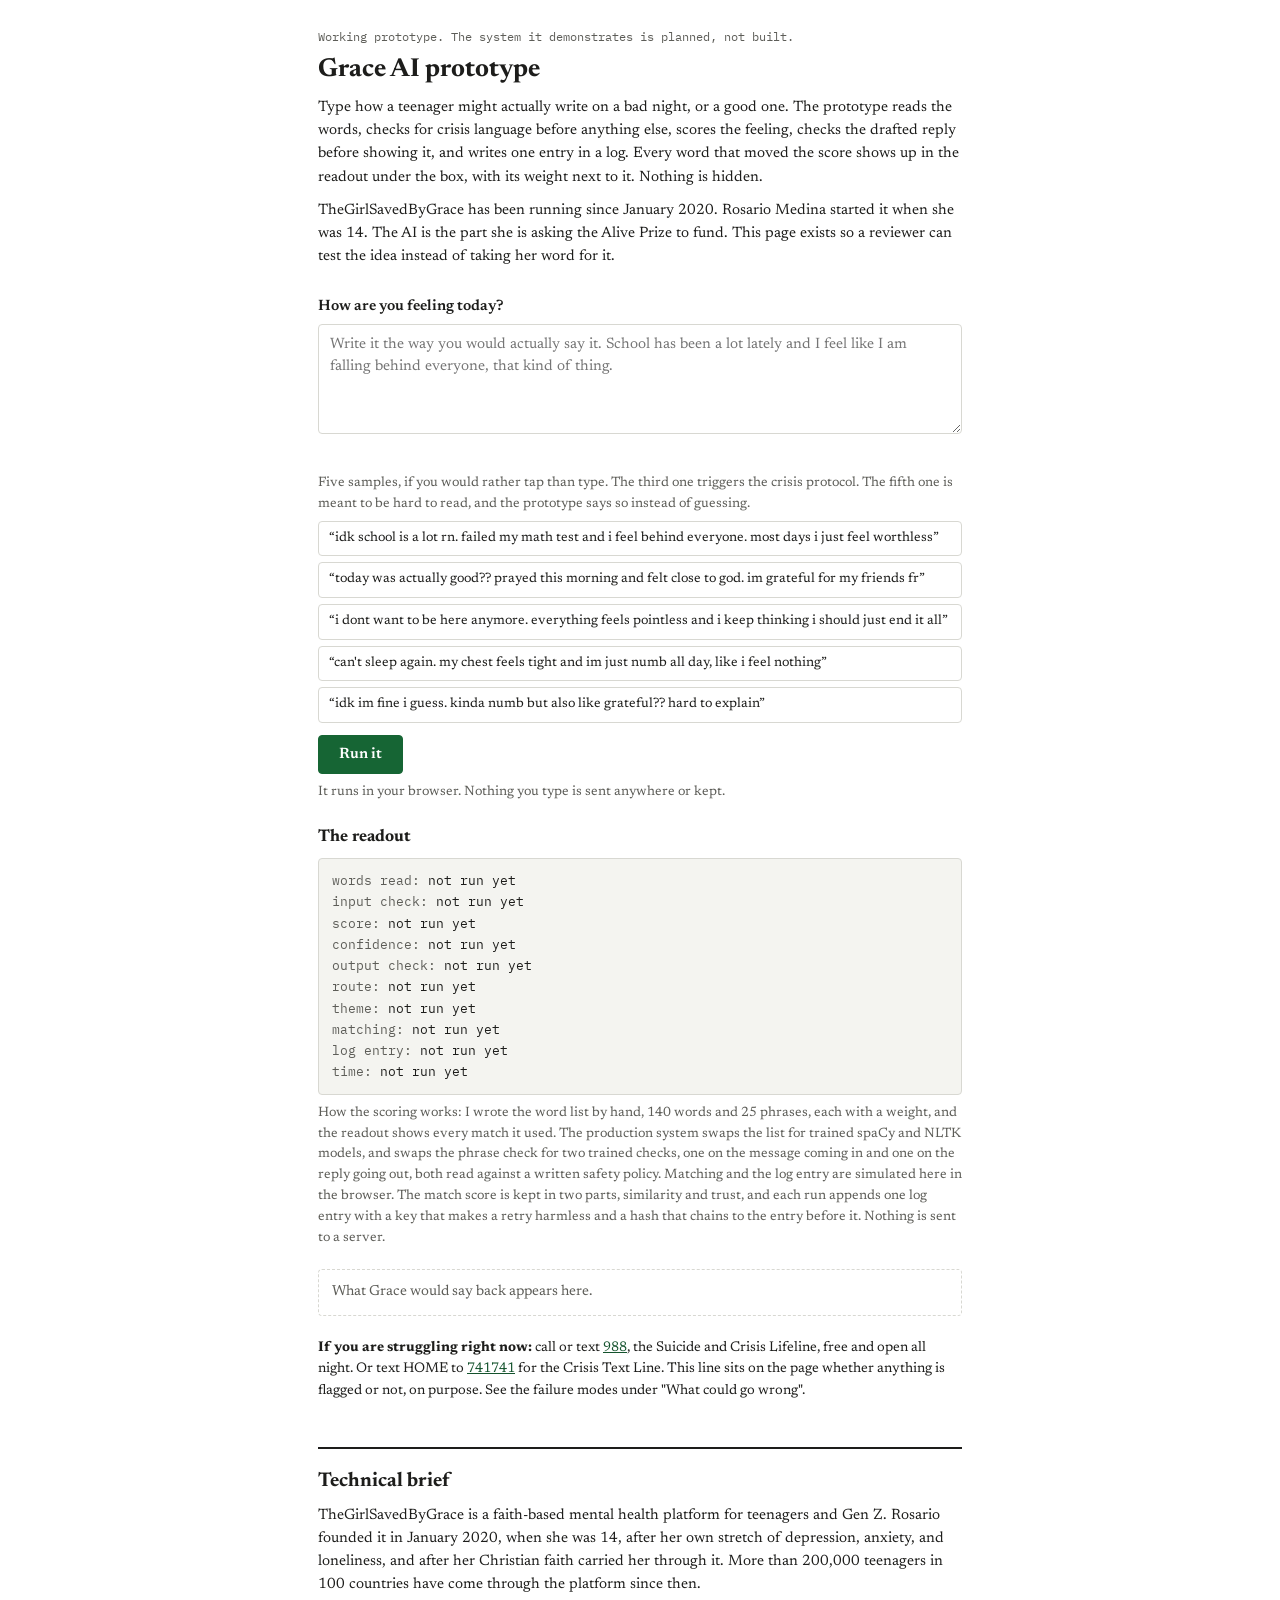
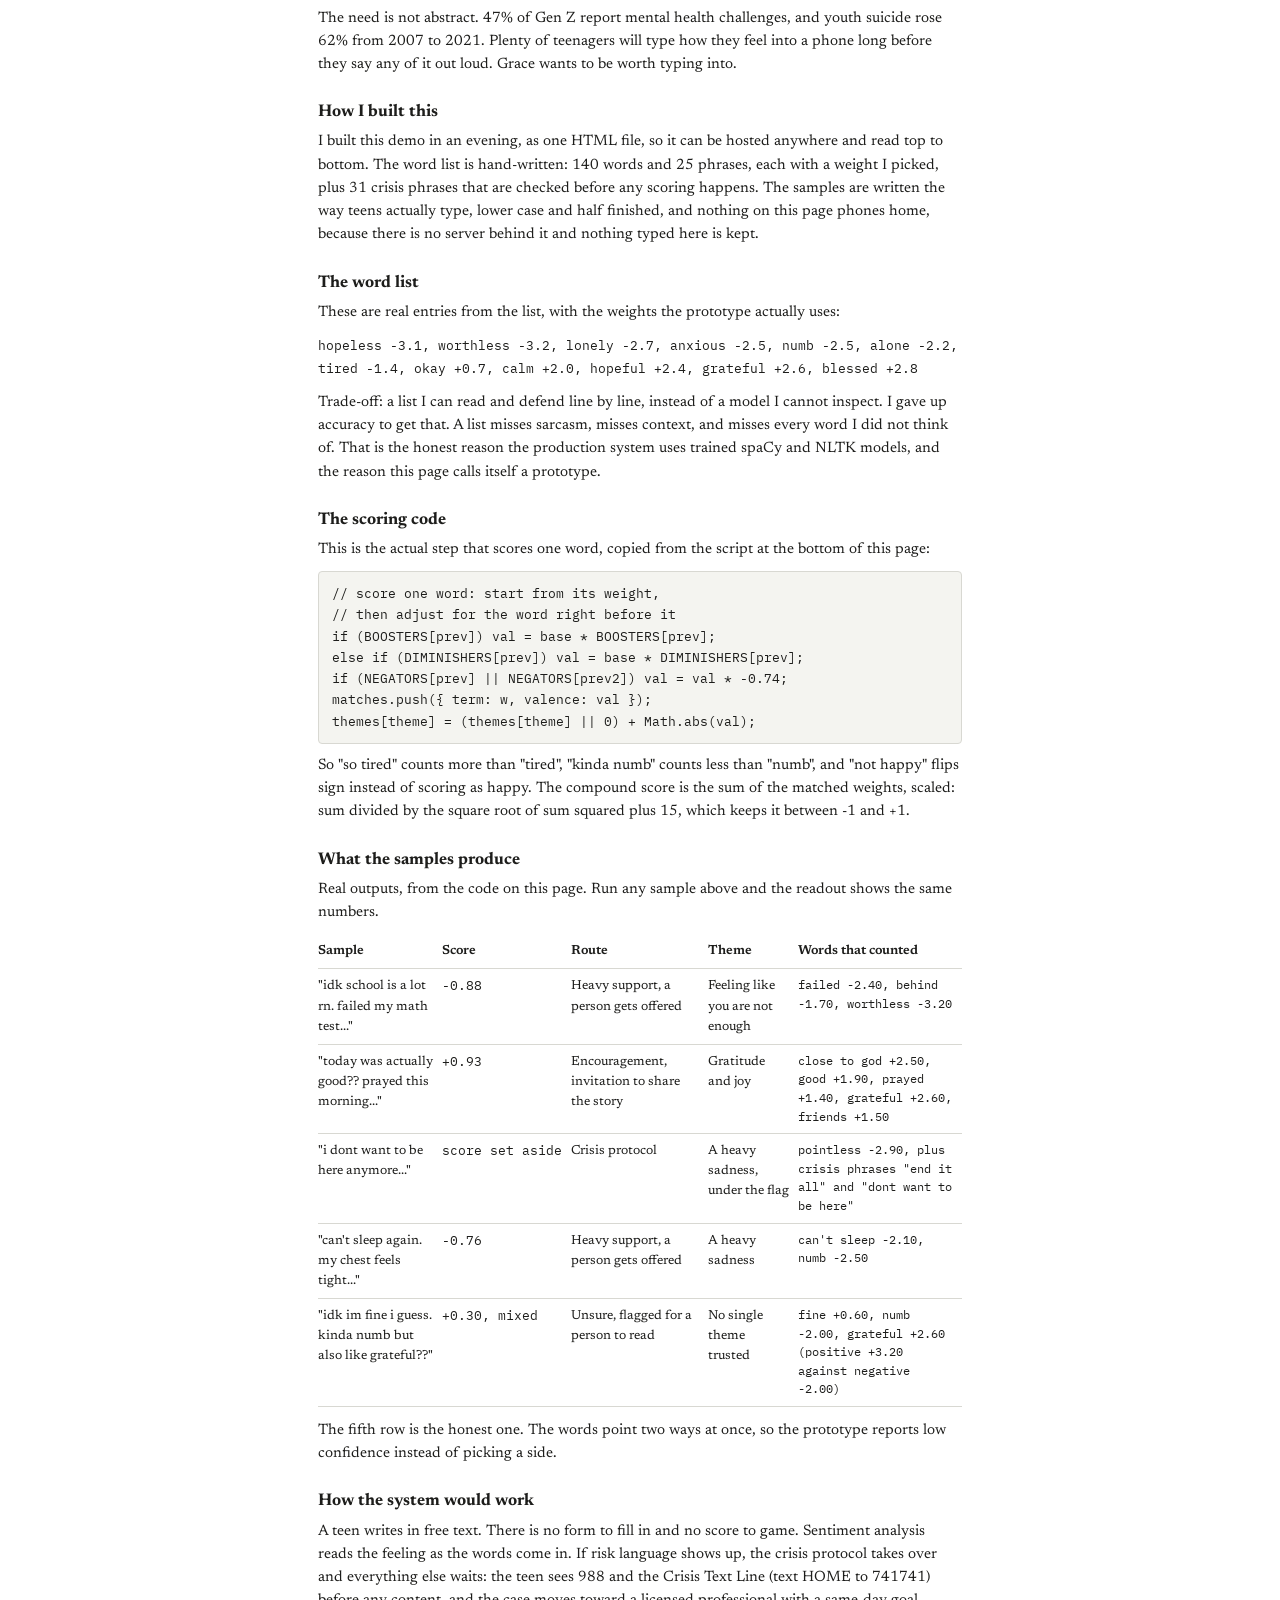
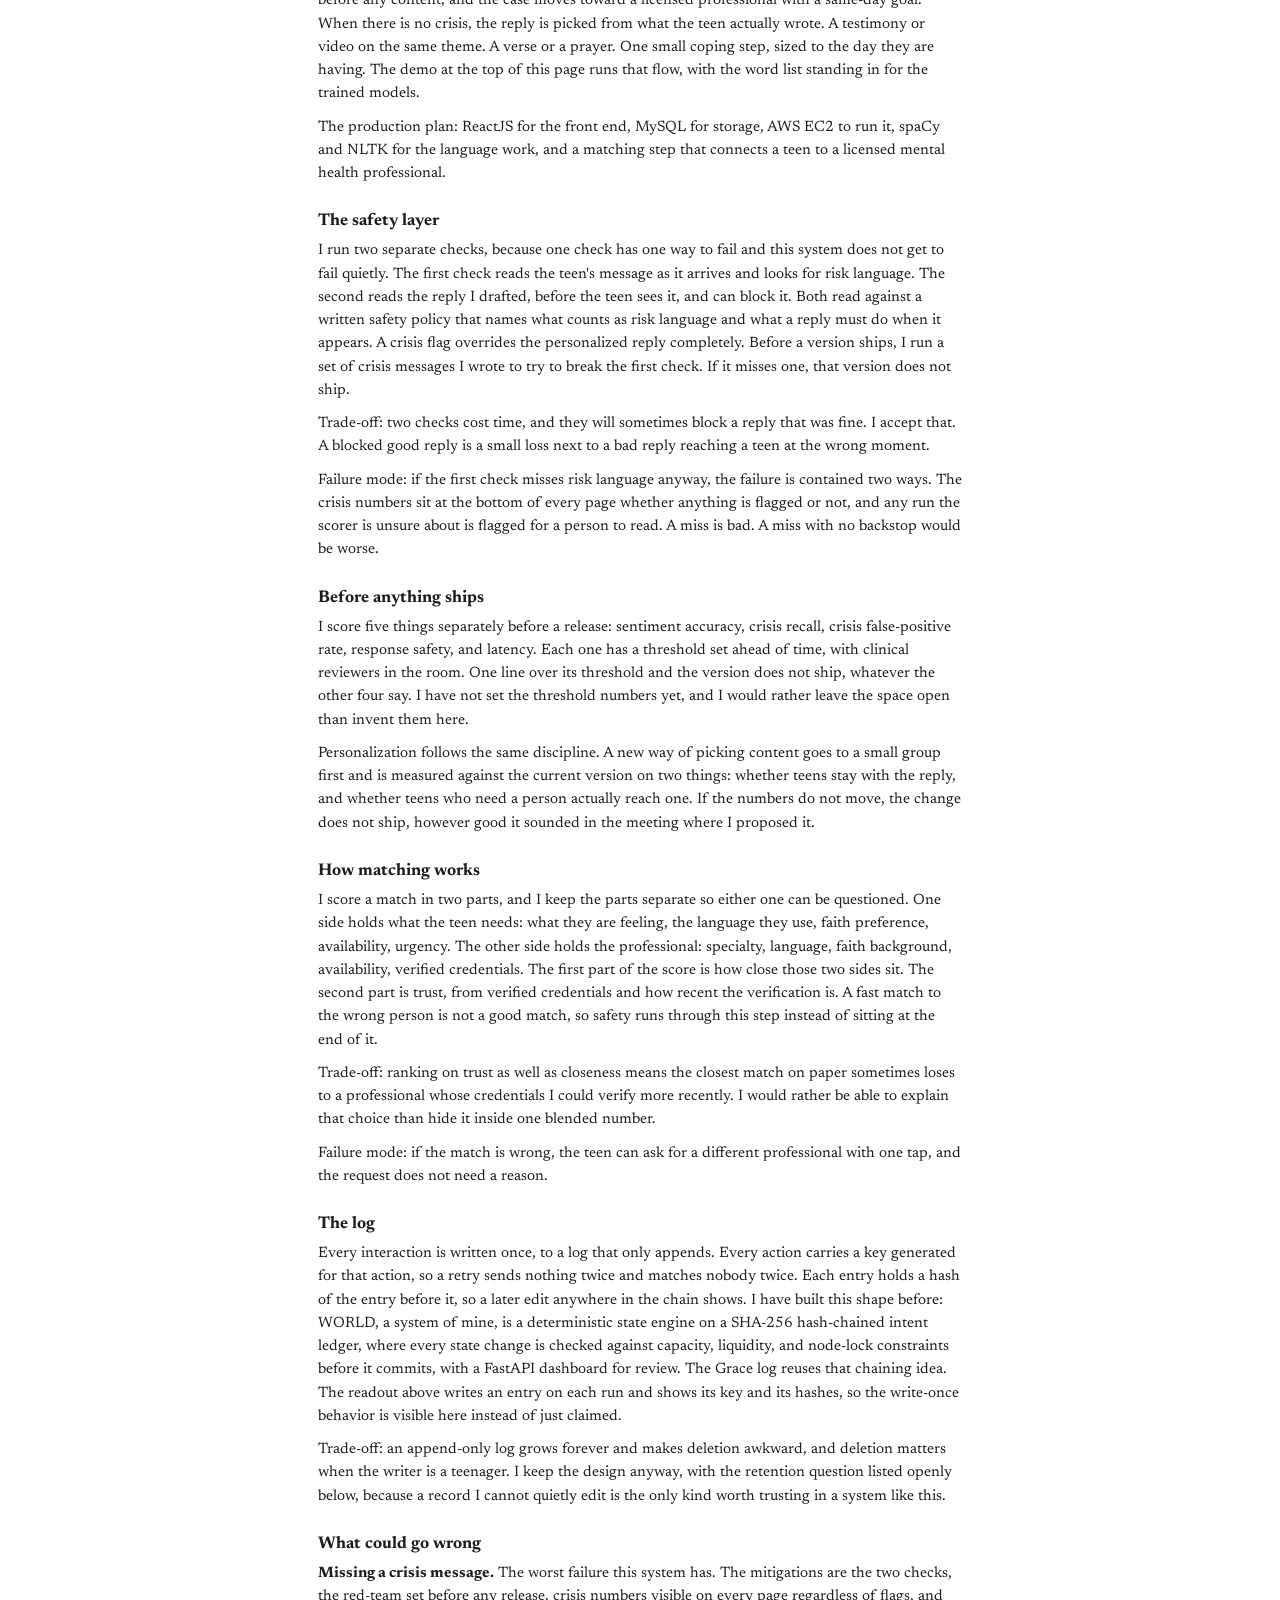
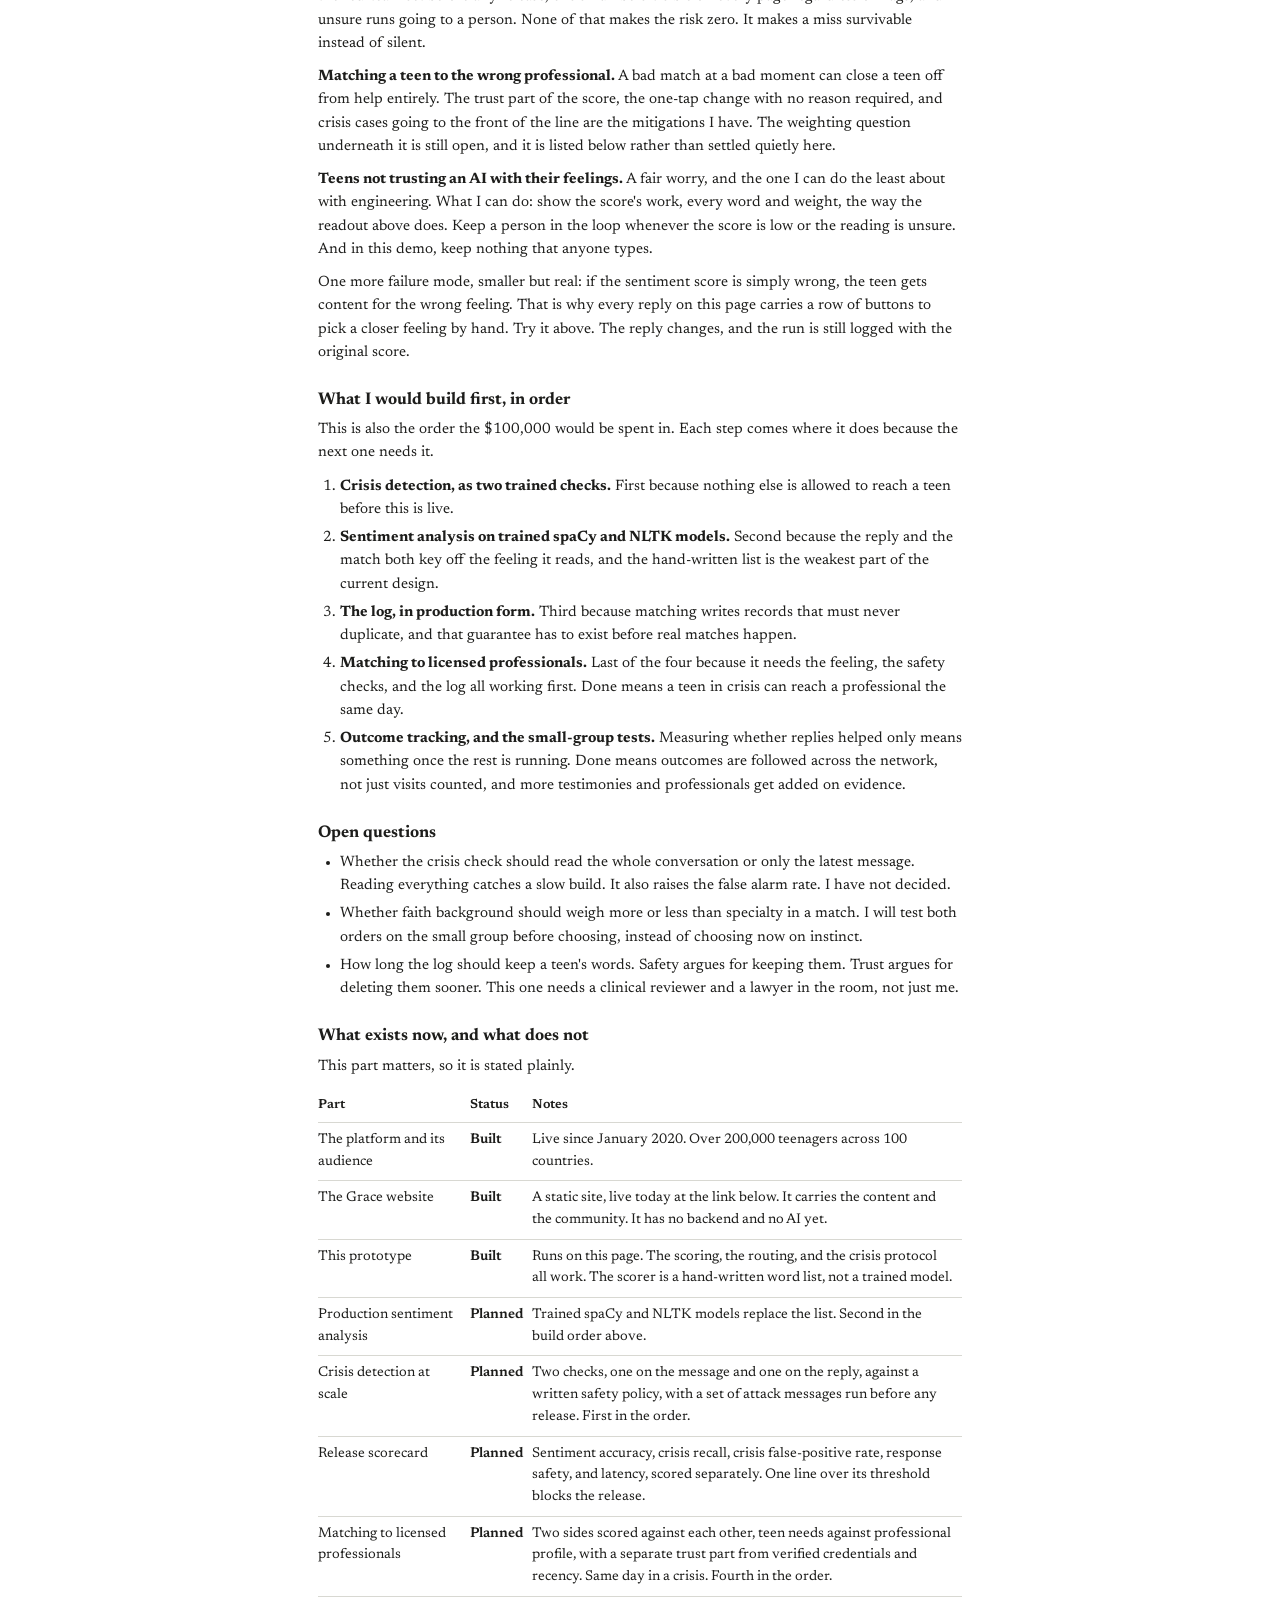
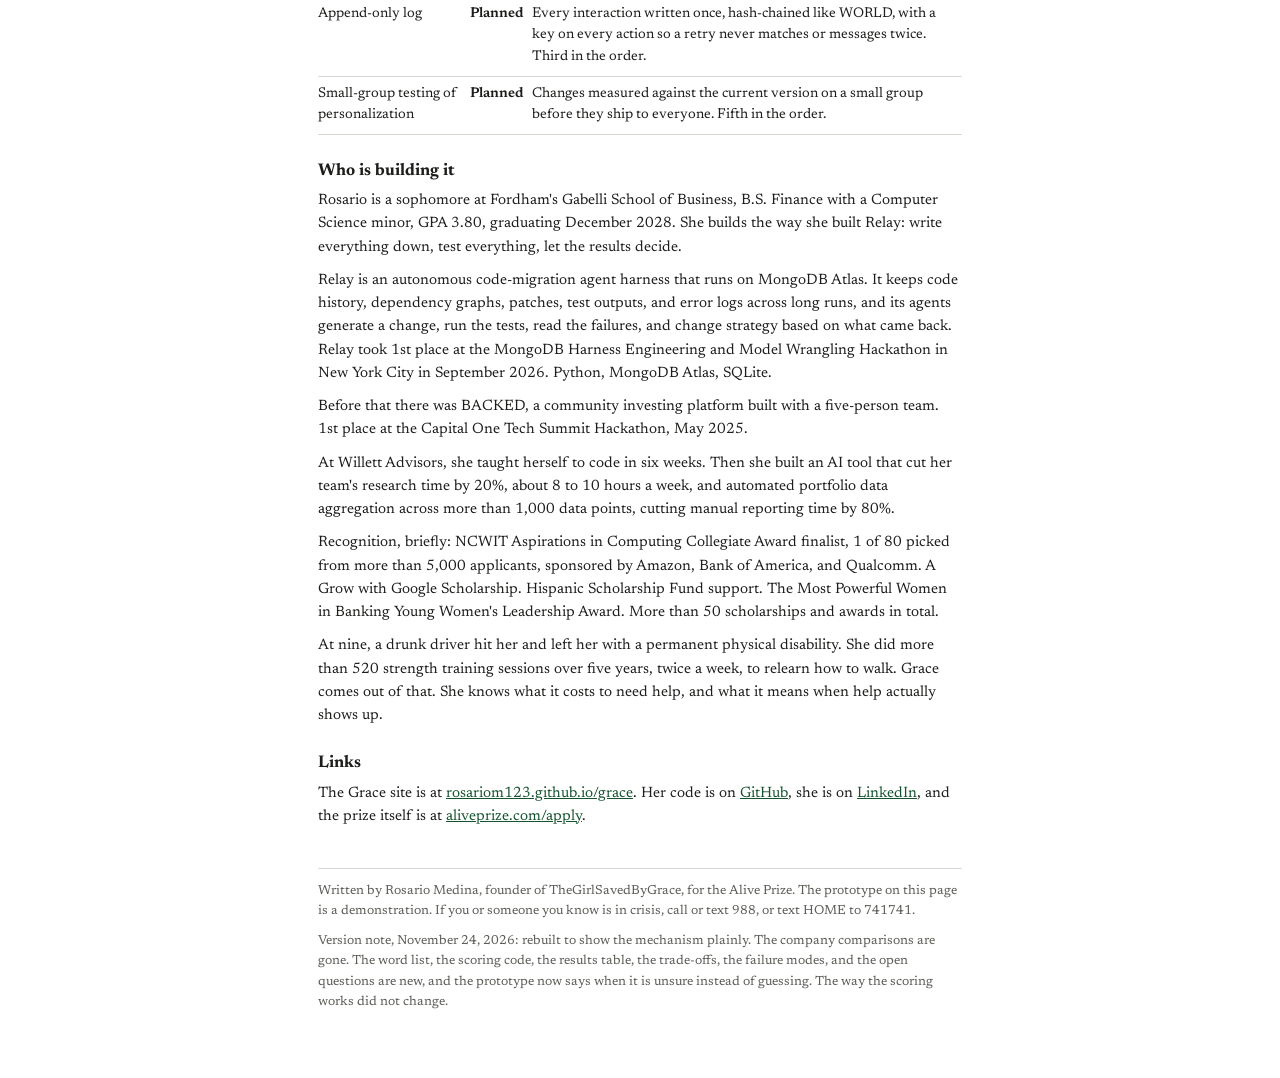
<file: grace-ai-demo.html>
<!doctype html>
<html lang="en">
  <head>
    <meta charset="utf-8" />
    <meta name="viewport" content="width=device-width, initial-scale=1, viewport-fit=cover" />
    <meta name="color-scheme" content="light dark" />
    <link rel="icon" href="data:," />
    <title>Grace AI Demo</title>
    <link rel="preconnect" href="https://fonts.googleapis.com" />
    <link rel="preconnect" href="https://fonts.gstatic.com" crossorigin />
    <link href="https://fonts.googleapis.com/css2?family=Newsreader:ital,opsz,wght@0,6..72,400;0,6..72,500;0,6..72,600;0,6..72,700;1,6..72,400;1,6..72,500&family=IBM+Plex+Mono:wght@400;500&display=swap" rel="stylesheet" />
    <style>
      :root {
        --bg: #ffffff;
        --ink: #1d1d1b;
        --muted: #5d5d58;
        --line: #d8d8d2;
        --accent: #166534;
        --accent-ink: #14532d;
        --accent-soft: #edf4ee;
        --log-bg: #f4f4f0;
        --crisis: #a4261f;
        --crisis-bg: #fdf1ef;
        --crisis-line: #c0564e;
      }
      @media (prefers-color-scheme: dark) {
        :root {
          --bg: #171716;
          --ink: #ececea;
          --muted: #a6a69f;
          --line: #3a3a36;
          --accent: #4c9a68;
          --accent-ink: #8fcea6;
          --accent-soft: #1e2b21;
          --log-bg: #1f1f1d;
          --crisis: #f09284;
          --crisis-bg: #331d1a;
          --crisis-line: #8a4a42;
        }
      }
      * { box-sizing: border-box; }
      body {
        margin: 0;
        background: var(--bg);
        color: var(--ink);
        font-family: "Newsreader", Georgia, serif;
        font-size: 15px;
        line-height: 1.55;
        -webkit-font-smoothing: antialiased;
      }
      .wrap { max-width: 680px; margin: 0 auto; padding: 0 18px 56px; }
      h1 { font-size: 26px; font-weight: 700; line-height: 1.2; margin: 8px 0 10px; }
      h2 { font-size: 20px; font-weight: 700; line-height: 1.25; margin: 0 0 10px; }
      h3 { font-size: 17px; font-weight: 700; line-height: 1.3; margin: 26px 0 6px; }
      h4 { font-size: 15px; font-weight: 700; margin: 16px 0 3px; }
      p { margin: 0 0 10px; }
      a { color: var(--accent-ink); }
      .mono { font-family: "IBM Plex Mono", ui-monospace, monospace; }
      ol, ul { margin: 0 0 10px; padding-left: 22px; }
      li { margin: 5px 0; }

      header { padding-top: 28px; }
      .status-line { font-family: "IBM Plex Mono", monospace; font-size: 12px; color: var(--muted); margin: 0; }

      .tool { margin-top: 26px; }
      label.feel-label { display: block; font-weight: 600; margin-bottom: 6px; }
      textarea {
        width: 100%; min-height: 92px; resize: vertical;
        font: inherit; font-size: 15px; line-height: 1.5;
        color: var(--ink); background: var(--bg);
        border: 1px solid var(--line); border-radius: 4px; padding: 9px 11px;
      }
      textarea:focus { outline: 2px solid var(--accent); outline-offset: 1px; }
      .hint { font-size: 14px; color: var(--crisis); min-height: 20px; margin: 3px 0 0; }
      .samples { margin-top: 8px; }
      .samples p { font-size: 13.5px; color: var(--muted); margin-bottom: 6px; }
      .sample {
        display: block; width: 100%; text-align: left; font: inherit; font-size: 13.5px; line-height: 1.45;
        background: var(--bg); color: var(--ink);
        border: 1px solid var(--line); border-radius: 4px;
        padding: 7px 10px; margin-bottom: 6px; cursor: pointer;
      }
      .sample:hover { border-color: var(--accent); background: var(--accent-soft); }
      .run-btn {
        font: inherit; font-weight: 600; cursor: pointer;
        background: var(--accent); color: #ffffff;
        border: 1px solid var(--accent); border-radius: 4px;
        padding: 7px 20px; margin-top: 6px; font-size: 15px;
      }
      @media (prefers-color-scheme: dark) { .run-btn { color: #10240f; background: #7cc493; border-color: #7cc493; } }
      .run-btn:disabled { opacity: .55; cursor: wait; }
      .how-note { font-size: 13.5px; color: var(--muted); margin-top: 8px; }

      .readout { margin-top: 24px; }
      .readout h2 { font-size: 17px; }
      .log {
        background: var(--log-bg); border: 1px solid var(--line); border-radius: 4px;
        padding: 11px 13px; font-family: "IBM Plex Mono", monospace; font-size: 12.5px; line-height: 1.7;
        overflow-wrap: anywhere;
      }
      .log .flag { color: var(--crisis); font-weight: 600; }
      .log .dim { color: var(--muted); }
      .log .mhead { margin-top: 8px; }
      pre.code {
        background: var(--log-bg); border: 1px solid var(--line); border-radius: 4px;
        padding: 11px 13px; font-family: "IBM Plex Mono", monospace; font-size: 12.5px; line-height: 1.7;
        overflow-x: auto; margin: 0 0 10px;
      }
      .wordlist { font-family: "IBM Plex Mono", monospace; font-size: 13px; line-height: 1.8; }

      .response-zone { margin-top: 20px; }
      .empty-note { color: var(--muted); font-size: 14.5px; border: 1px dashed var(--line); border-radius: 4px; padding: 11px 13px; }
      .resp { border: 1px solid var(--line); border-radius: 4px; padding: 14px 16px; }
      .rblock { margin-top: 13px; }
      .rlabel { font-weight: 600; font-size: 14px; margin-bottom: 3px; }
      .verse-text { font-style: italic; font-size: 16px; }
      .verse-ref { font-size: 13px; color: var(--muted); }
      .planned-note { font-size: 13px; color: var(--muted); margin-top: 5px; }
      .override-row { display: flex; flex-wrap: wrap; gap: 6px; margin-top: 6px; }
      .obtn {
        font: inherit; font-size: 13.5px; cursor: pointer;
        background: var(--bg); color: var(--ink);
        border: 1px solid var(--line); border-radius: 4px; padding: 4px 10px;
      }
      .obtn:hover { border-color: var(--accent); background: var(--accent-soft); }

      .crisis-panel { border: 2px solid var(--crisis-line); background: var(--crisis-bg); border-radius: 4px; padding: 14px 16px; }
      .crisis-panel h3 { margin: 0 0 6px; font-size: 19px; color: var(--crisis); }
      .crisis-actions { margin: 12px 0; display: grid; gap: 7px; }
      .cbtn {
        display: block; text-align: center; text-decoration: none; font-weight: 600;
        border-radius: 4px; padding: 11px 14px; font-size: 15px;
      }
      .cbtn-solid { background: var(--crisis); color: #ffffff; }
      @media (prefers-color-scheme: dark) { .cbtn-solid { background: #d97a6d; color: #2a0f0c; } }
      .cbtn-line { border: 1px solid var(--crisis-line); color: var(--crisis); background: transparent; }
      .crisis-panel ul { margin: 5px 0 0; padding-left: 19px; }
      .crisis-panel li { margin: 3px 0; }

      .help-line { margin-top: 22px; font-size: 14px; }

      .brief { margin-top: 44px; border-top: 2px solid var(--ink); padding-top: 20px; }
      table.status, table.results { width: 100%; border-collapse: collapse; margin: 8px 0 12px; font-size: 14px; }
      table.status th, table.status td, table.results th, table.results td { text-align: left; padding: 7px 9px 7px 0; border-bottom: 1px solid var(--line); vertical-align: top; }
      table.status th, table.results th { font-weight: 600; font-size: 13px; }
      table.status td.st { font-weight: 600; white-space: nowrap; }
      table.results { font-size: 13px; }
      table.results td.num { font-family: "IBM Plex Mono", monospace; font-size: 12.5px; white-space: nowrap; }
      table.results td.words { font-family: "IBM Plex Mono", monospace; font-size: 12px; }
      footer { margin-top: 40px; border-top: 1px solid var(--line); padding-top: 12px; font-size: 13px; color: var(--muted); }
    </style>
  </head>
  <body>
    <div class="wrap">

      <header>
        <p class="status-line">Working prototype. The system it demonstrates is planned, not built.</p>
        <h1>Grace AI prototype</h1>
        <p>Type how a teenager might actually write on a bad night, or a good one. The prototype reads the words, checks for crisis language before anything else, scores the feeling, checks the drafted reply before showing it, and writes one entry in a log. Every word that moved the score shows up in the readout under the box, with its weight next to it. Nothing is hidden.</p>
        <p>TheGirlSavedByGrace has been running since January 2020. Rosario Medina started it when she was 14. The AI is the part she is asking the Alive Prize to fund. This page exists so a reviewer can test the idea instead of taking her word for it.</p>
      </header>

      <div class="tool" id="demo">
        <label class="feel-label" for="feel-input">How are you feeling today?</label>
        <textarea id="feel-input" rows="4" placeholder="Write it the way you would actually say it. School has been a lot lately and I feel like I am falling behind everyone, that kind of thing."></textarea>
        <p class="hint" id="input-hint" role="alert"></p>
        <div class="samples" id="sample-list">
          <p>Five samples, if you would rather tap than type. The third one triggers the crisis protocol. The fifth one is meant to be hard to read, and the prototype says so instead of guessing.</p>
        </div>
        <button class="run-btn" id="analyze-btn" type="button">Run it</button>
        <p class="how-note">It runs in your browser. Nothing you type is sent anywhere or kept.</p>
      </div>

      <div class="readout">
        <h2>The readout</h2>
        <div class="log" id="log" aria-live="polite">
          <div><span class="dim">words read:</span> not run yet</div>
          <div><span class="dim">input check:</span> not run yet</div>
          <div><span class="dim">score:</span> not run yet</div>
          <div><span class="dim">confidence:</span> not run yet</div>
          <div><span class="dim">output check:</span> not run yet</div>
          <div><span class="dim">route:</span> not run yet</div>
          <div><span class="dim">theme:</span> not run yet</div>
          <div><span class="dim">matching:</span> not run yet</div>
          <div><span class="dim">log entry:</span> not run yet</div>
          <div><span class="dim">time:</span> not run yet</div>
        </div>
        <p class="how-note">How the scoring works: I wrote the word list by hand, 140 words and 25 phrases, each with a weight, and the readout shows every match it used. The production system swaps the list for trained spaCy and NLTK models, and swaps the phrase check for two trained checks, one on the message coming in and one on the reply going out, both read against a written safety policy. Matching and the log entry are simulated here in the browser. The match score is kept in two parts, similarity and trust, and each run appends one log entry with a key that makes a retry harmless and a hash that chains to the entry before it. Nothing is sent to a server.</p>
      </div>

      <div class="response-zone" id="response-zone" aria-live="polite">
        <div class="empty-note">What Grace would say back appears here.</div>
      </div>

      <p class="help-line"><strong>If you are struggling right now:</strong> call or text <a href="tel:988">988</a>, the Suicide and Crisis Lifeline, free and open all night. Or text HOME to <a href="sms:741741?body=HOME">741741</a> for the Crisis Text Line. This line sits on the page whether anything is flagged or not, on purpose. See the failure modes under "What could go wrong".</p>

      <div class="brief" id="brief">
        <h2>Technical brief</h2>
        <p>TheGirlSavedByGrace is a faith-based mental health platform for teenagers and Gen Z. Rosario founded it in January 2020, when she was 14, after her own stretch of depression, anxiety, and loneliness, and after her Christian faith carried her through it. More than 200,000 teenagers in 100 countries have come through the platform since then.</p>
        <p>The need is not abstract. 47% of Gen Z report mental health challenges, and youth suicide rose 62% from 2007 to 2021. Plenty of teenagers will type how they feel into a phone long before they say any of it out loud. Grace wants to be worth typing into.</p>

        <h3>How I built this</h3>
        <p>I built this demo in an evening, as one HTML file, so it can be hosted anywhere and read top to bottom. The word list is hand-written: 140 words and 25 phrases, each with a weight I picked, plus 31 crisis phrases that are checked before any scoring happens. The samples are written the way teens actually type, lower case and half finished, and nothing on this page phones home, because there is no server behind it and nothing typed here is kept.</p>

        <h3>The word list</h3>
        <p>These are real entries from the list, with the weights the prototype actually uses:</p>
        <p class="wordlist">hopeless -3.1, worthless -3.2, lonely -2.7, anxious -2.5, numb -2.5, alone -2.2, tired -1.4, okay +0.7, calm +2.0, hopeful +2.4, grateful +2.6, blessed +2.8</p>
        <p>Trade-off: a list I can read and defend line by line, instead of a model I cannot inspect. I gave up accuracy to get that. A list misses sarcasm, misses context, and misses every word I did not think of. That is the honest reason the production system uses trained spaCy and NLTK models, and the reason this page calls itself a prototype.</p>

        <h3>The scoring code</h3>
        <p>This is the actual step that scores one word, copied from the script at the bottom of this page:</p>
        <pre class="code">// score one word: start from its weight,
// then adjust for the word right before it
if (BOOSTERS[prev]) val = base * BOOSTERS[prev];
else if (DIMINISHERS[prev]) val = base * DIMINISHERS[prev];
if (NEGATORS[prev] || NEGATORS[prev2]) val = val * -0.74;
matches.push({ term: w, valence: val });
themes[theme] = (themes[theme] || 0) + Math.abs(val);</pre>
        <p>So "so tired" counts more than "tired", "kinda numb" counts less than "numb", and "not happy" flips sign instead of scoring as happy. The compound score is the sum of the matched weights, scaled: sum divided by the square root of sum squared plus 15, which keeps it between -1 and +1.</p>

        <h3>What the samples produce</h3>
        <p>Real outputs, from the code on this page. Run any sample above and the readout shows the same numbers.</p>
        <table class="results">
          <thead><tr><th scope="col">Sample</th><th scope="col">Score</th><th scope="col">Route</th><th scope="col">Theme</th><th scope="col">Words that counted</th></tr></thead>
          <tbody>
            <tr>
              <td>"idk school is a lot rn. failed my math test..."</td>
              <td class="num">-0.88</td>
              <td>Heavy support, a person gets offered</td>
              <td>Feeling like you are not enough</td>
              <td class="words">failed -2.40, behind -1.70, worthless -3.20</td>
            </tr>
            <tr>
              <td>"today was actually good?? prayed this morning..."</td>
              <td class="num">+0.93</td>
              <td>Encouragement, invitation to share the story</td>
              <td>Gratitude and joy</td>
              <td class="words">close to god +2.50, good +1.90, prayed +1.40, grateful +2.60, friends +1.50</td>
            </tr>
            <tr>
              <td>"i dont want to be here anymore..."</td>
              <td class="num">score set aside</td>
              <td>Crisis protocol</td>
              <td>A heavy sadness, under the flag</td>
              <td class="words">pointless -2.90, plus crisis phrases "end it all" and "dont want to be here"</td>
            </tr>
            <tr>
              <td>"can't sleep again. my chest feels tight..."</td>
              <td class="num">-0.76</td>
              <td>Heavy support, a person gets offered</td>
              <td>A heavy sadness</td>
              <td class="words">can't sleep -2.10, numb -2.50</td>
            </tr>
            <tr>
              <td>"idk im fine i guess. kinda numb but also like grateful??"</td>
              <td class="num">+0.30, mixed</td>
              <td>Unsure, flagged for a person to read</td>
              <td>No single theme trusted</td>
              <td class="words">fine +0.60, numb -2.00, grateful +2.60 (positive +3.20 against negative -2.00)</td>
            </tr>
          </tbody>
        </table>
        <p>The fifth row is the honest one. The words point two ways at once, so the prototype reports low confidence instead of picking a side.</p>

        <h3>How the system would work</h3>
        <p>A teen writes in free text. There is no form to fill in and no score to game. Sentiment analysis reads the feeling as the words come in. If risk language shows up, the crisis protocol takes over and everything else waits: the teen sees 988 and the Crisis Text Line (text HOME to 741741) before any content, and the case moves toward a licensed professional with a same-day goal. When there is no crisis, the reply is picked from what the teen actually wrote. A testimony or video on the same theme. A verse or a prayer. One small coping step, sized to the day they are having. The demo at the top of this page runs that flow, with the word list standing in for the trained models.</p>
        <p>The production plan: ReactJS for the front end, MySQL for storage, AWS EC2 to run it, spaCy and NLTK for the language work, and a matching step that connects a teen to a licensed mental health professional.</p>

        <h3>The safety layer</h3>
        <p>I run two separate checks, because one check has one way to fail and this system does not get to fail quietly. The first check reads the teen's message as it arrives and looks for risk language. The second reads the reply I drafted, before the teen sees it, and can block it. Both read against a written safety policy that names what counts as risk language and what a reply must do when it appears. A crisis flag overrides the personalized reply completely. Before a version ships, I run a set of crisis messages I wrote to try to break the first check. If it misses one, that version does not ship.</p>
        <p>Trade-off: two checks cost time, and they will sometimes block a reply that was fine. I accept that. A blocked good reply is a small loss next to a bad reply reaching a teen at the wrong moment.</p>
        <p>Failure mode: if the first check misses risk language anyway, the failure is contained two ways. The crisis numbers sit at the bottom of every page whether anything is flagged or not, and any run the scorer is unsure about is flagged for a person to read. A miss is bad. A miss with no backstop would be worse.</p>

        <h3>Before anything ships</h3>
        <p>I score five things separately before a release: sentiment accuracy, crisis recall, crisis false-positive rate, response safety, and latency. Each one has a threshold set ahead of time, with clinical reviewers in the room. One line over its threshold and the version does not ship, whatever the other four say. I have not set the threshold numbers yet, and I would rather leave the space open than invent them here.</p>
        <p>Personalization follows the same discipline. A new way of picking content goes to a small group first and is measured against the current version on two things: whether teens stay with the reply, and whether teens who need a person actually reach one. If the numbers do not move, the change does not ship, however good it sounded in the meeting where I proposed it.</p>

        <h3>How matching works</h3>
        <p>I score a match in two parts, and I keep the parts separate so either one can be questioned. One side holds what the teen needs: what they are feeling, the language they use, faith preference, availability, urgency. The other side holds the professional: specialty, language, faith background, availability, verified credentials. The first part of the score is how close those two sides sit. The second part is trust, from verified credentials and how recent the verification is. A fast match to the wrong person is not a good match, so safety runs through this step instead of sitting at the end of it.</p>
        <p>Trade-off: ranking on trust as well as closeness means the closest match on paper sometimes loses to a professional whose credentials I could verify more recently. I would rather be able to explain that choice than hide it inside one blended number.</p>
        <p>Failure mode: if the match is wrong, the teen can ask for a different professional with one tap, and the request does not need a reason.</p>

        <h3>The log</h3>
        <p>Every interaction is written once, to a log that only appends. Every action carries a key generated for that action, so a retry sends nothing twice and matches nobody twice. Each entry holds a hash of the entry before it, so a later edit anywhere in the chain shows. I have built this shape before: WORLD, a system of mine, is a deterministic state engine on a SHA-256 hash-chained intent ledger, where every state change is checked against capacity, liquidity, and node-lock constraints before it commits, with a FastAPI dashboard for review. The Grace log reuses that chaining idea. The readout above writes an entry on each run and shows its key and its hashes, so the write-once behavior is visible here instead of just claimed.</p>
        <p>Trade-off: an append-only log grows forever and makes deletion awkward, and deletion matters when the writer is a teenager. I keep the design anyway, with the retention question listed openly below, because a record I cannot quietly edit is the only kind worth trusting in a system like this.</p>

        <h3>What could go wrong</h3>
        <p><strong>Missing a crisis message.</strong> The worst failure this system has. The mitigations are the two checks, the red-team set before any release, crisis numbers visible on every page regardless of flags, and unsure runs going to a person. None of that makes the risk zero. It makes a miss survivable instead of silent.</p>
        <p><strong>Matching a teen to the wrong professional.</strong> A bad match at a bad moment can close a teen off from help entirely. The trust part of the score, the one-tap change with no reason required, and crisis cases going to the front of the line are the mitigations I have. The weighting question underneath it is still open, and it is listed below rather than settled quietly here.</p>
        <p><strong>Teens not trusting an AI with their feelings.</strong> A fair worry, and the one I can do the least about with engineering. What I can do: show the score's work, every word and weight, the way the readout above does. Keep a person in the loop whenever the score is low or the reading is unsure. And in this demo, keep nothing that anyone types.</p>
        <p>One more failure mode, smaller but real: if the sentiment score is simply wrong, the teen gets content for the wrong feeling. That is why every reply on this page carries a row of buttons to pick a closer feeling by hand. Try it above. The reply changes, and the run is still logged with the original score.</p>

        <h3>What I would build first, in order</h3>
        <p>This is also the order the $100,000 would be spent in. Each step comes where it does because the next one needs it.</p>
        <ol>
          <li><strong>Crisis detection, as two trained checks.</strong> First because nothing else is allowed to reach a teen before this is live.</li>
          <li><strong>Sentiment analysis on trained spaCy and NLTK models.</strong> Second because the reply and the match both key off the feeling it reads, and the hand-written list is the weakest part of the current design.</li>
          <li><strong>The log, in production form.</strong> Third because matching writes records that must never duplicate, and that guarantee has to exist before real matches happen.</li>
          <li><strong>Matching to licensed professionals.</strong> Last of the four because it needs the feeling, the safety checks, and the log all working first. Done means a teen in crisis can reach a professional the same day.</li>
          <li><strong>Outcome tracking, and the small-group tests.</strong> Measuring whether replies helped only means something once the rest is running. Done means outcomes are followed across the network, not just visits counted, and more testimonies and professionals get added on evidence.</li>
        </ol>

        <h3>Open questions</h3>
        <ul>
          <li>Whether the crisis check should read the whole conversation or only the latest message. Reading everything catches a slow build. It also raises the false alarm rate. I have not decided.</li>
          <li>Whether faith background should weigh more or less than specialty in a match. I will test both orders on the small group before choosing, instead of choosing now on instinct.</li>
          <li>How long the log should keep a teen's words. Safety argues for keeping them. Trust argues for deleting them sooner. This one needs a clinical reviewer and a lawyer in the room, not just me.</li>
        </ul>

        <h3>What exists now, and what does not</h3>
        <p>This part matters, so it is stated plainly.</p>
        <table class="status">
          <thead><tr><th scope="col">Part</th><th scope="col">Status</th><th scope="col">Notes</th></tr></thead>
          <tbody>
            <tr><td>The platform and its audience</td><td class="st">Built</td><td>Live since January 2020. Over 200,000 teenagers across 100 countries.</td></tr>
            <tr><td>The Grace website</td><td class="st">Built</td><td>A static site, live today at the link below. It carries the content and the community. It has no backend and no AI yet.</td></tr>
            <tr><td>This prototype</td><td class="st">Built</td><td>Runs on this page. The scoring, the routing, and the crisis protocol all work. The scorer is a hand-written word list, not a trained model.</td></tr>
            <tr><td>Production sentiment analysis</td><td class="st">Planned</td><td>Trained spaCy and NLTK models replace the list. Second in the build order above.</td></tr>
            <tr><td>Crisis detection at scale</td><td class="st">Planned</td><td>Two checks, one on the message and one on the reply, against a written safety policy, with a set of attack messages run before any release. First in the order.</td></tr>
            <tr><td>Release scorecard</td><td class="st">Planned</td><td>Sentiment accuracy, crisis recall, crisis false-positive rate, response safety, and latency, scored separately. One line over its threshold blocks the release.</td></tr>
            <tr><td>Matching to licensed professionals</td><td class="st">Planned</td><td>Two sides scored against each other, teen needs against professional profile, with a separate trust part from verified credentials and recency. Same day in a crisis. Fourth in the order.</td></tr>
            <tr><td>Append-only log</td><td class="st">Planned</td><td>Every interaction written once, hash-chained like WORLD, with a key on every action so a retry never matches or messages twice. Third in the order.</td></tr>
            <tr><td>Small-group testing of personalization</td><td class="st">Planned</td><td>Changes measured against the current version on a small group before they ship to everyone. Fifth in the order.</td></tr>
          </tbody>
        </table>

        <h3>Who is building it</h3>
        <p>Rosario is a sophomore at Fordham's Gabelli School of Business, B.S. Finance with a Computer Science minor, GPA 3.80, graduating December 2028. She builds the way she built Relay: write everything down, test everything, let the results decide.</p>
        <p>Relay is an autonomous code-migration agent harness that runs on MongoDB Atlas. It keeps code history, dependency graphs, patches, test outputs, and error logs across long runs, and its agents generate a change, run the tests, read the failures, and change strategy based on what came back. Relay took 1st place at the MongoDB Harness Engineering and Model Wrangling Hackathon in New York City in September 2026. Python, MongoDB Atlas, SQLite.</p>
        <p>Before that there was BACKED, a community investing platform built with a five-person team. 1st place at the Capital One Tech Summit Hackathon, May 2025.</p>
        <p>At Willett Advisors, she taught herself to code in six weeks. Then she built an AI tool that cut her team's research time by 20%, about 8 to 10 hours a week, and automated portfolio data aggregation across more than 1,000 data points, cutting manual reporting time by 80%.</p>
        <p>Recognition, briefly: NCWIT Aspirations in Computing Collegiate Award finalist, 1 of 80 picked from more than 5,000 applicants, sponsored by Amazon, Bank of America, and Qualcomm. A Grow with Google Scholarship. Hispanic Scholarship Fund support. The Most Powerful Women in Banking Young Women's Leadership Award. More than 50 scholarships and awards in total.</p>
        <p>At nine, a drunk driver hit her and left her with a permanent physical disability. She did more than 520 strength training sessions over five years, twice a week, to relearn how to walk. Grace comes out of that. She knows what it costs to need help, and what it means when help actually shows up.</p>

        <h3>Links</h3>
        <p>The Grace site is at <a href="https://rosariom123.github.io/grace" target="_blank" rel="noopener">rosariom123.github.io/grace</a>. Her code is on <a href="https://github.com/RosarioM123" target="_blank" rel="noopener">GitHub</a>, she is on <a href="https://www.linkedin.com/in/rosariom123" target="_blank" rel="noopener">LinkedIn</a>, and the prize itself is at <a href="https://aliveprize.com/apply" target="_blank" rel="noopener">aliveprize.com/apply</a>.</p>
      </div>

      <footer>
        <p>Written by Rosario Medina, founder of TheGirlSavedByGrace, for the Alive Prize. The prototype on this page is a demonstration. If you or someone you know is in crisis, call or text 988, or text HOME to 741741.</p>
        <p>Version note, November 24, 2026: rebuilt to show the mechanism plainly. The company comparisons are gone. The word list, the scoring code, the results table, the trade-offs, the failure modes, and the open questions are new, and the prototype now says when it is unsure instead of guessing. The way the scoring works did not change.</p>
      </footer>

    </div>

    <script>
    (function () {
      "use strict";

      var LEXICON = {
        grateful: [2.6, "joy"], thankful: [2.4, "joy"], blessed: [2.8, "joy"],
        happy: [2.7, "joy"], joy: [2.8, "joy"], joyful: [2.9, "joy"],
        hopeful: [2.4, "hope"], hope: [2.0, "hope"], peace: [2.3, "peace"],
        peaceful: [2.5, "peace"], calm: [2.0, "peace"], loved: [2.9, "love"],
        love: [2.4, "love"], excited: [2.6, "joy"], proud: [2.3, "joy"],
        strong: [1.8, "hope"], better: [1.6, "hope"], good: [1.9, "joy"],
        great: [2.6, "joy"], amazing: [2.9, "joy"], wonderful: [2.8, "joy"],
        free: [1.9, "peace"], safe: [2.0, "peace"], supported: [2.2, "love"],
        understood: [2.0, "love"], healing: [2.1, "hope"], okay: [0.7, "peace"],
        ok: [0.7, "peace"], fine: [0.6, "peace"], content: [1.8, "peace"],
        rested: [1.6, "peace"], smiled: [1.9, "joy"], laugh: [2.2, "joy"],
        laughing: [2.2, "joy"], friends: [1.5, "love"], friend: [1.4, "love"],
        prayed: [1.4, "faith"], prayer: [1.3, "faith"], faith: [1.6, "faith"],
        god: [1.1, "faith"], jesus: [1.2, "faith"], church: [1.1, "faith"],
        worship: [1.5, "faith"], alive: [1.8, "joy"], confident: [2.0, "hope"],
        motivated: [1.9, "hope"], relieved: [2.1, "peace"], relief: [2.0, "peace"],
        anxious: [-2.5, "anxiety"], anxiety: [-2.6, "anxiety"], worried: [-2.2, "anxiety"],
        worry: [-2.2, "anxiety"], panic: [-2.8, "anxiety"], panicking: [-2.8, "anxiety"],
        scared: [-2.4, "anxiety"], afraid: [-2.4, "anxiety"], nervous: [-2.0, "anxiety"],
        overwhelmed: [-2.7, "anxiety"], overwhelming: [-2.6, "anxiety"],
        stressed: [-2.3, "anxiety"], stress: [-2.2, "anxiety"], pressure: [-1.9, "anxiety"],
        racing: [-1.4, "anxiety"], overthinking: [-2.1, "anxiety"], dread: [-2.5, "anxiety"],
        sad: [-2.4, "sadness"], depressed: [-2.9, "sadness"], depression: [-2.9, "sadness"],
        crying: [-2.3, "sadness"], cry: [-2.0, "sadness"], tears: [-2.0, "sadness"],
        down: [-1.5, "sadness"], unhappy: [-2.4, "sadness"], miserable: [-2.9, "sadness"],
        hopeless: [-3.1, "sadness"], helpless: [-2.9, "sadness"], empty: [-2.6, "sadness"],
        numb: [-2.5, "sadness"], dark: [-1.6, "sadness"], darkness: [-2.1, "sadness"],
        heavy: [-1.8, "sadness"], broken: [-2.7, "sadness"], hurting: [-2.5, "sadness"],
        hurt: [-2.4, "sadness"], pain: [-2.4, "sadness"], painful: [-2.5, "sadness"],
        lost: [-2.2, "sadness"], grief: [-2.7, "sadness"], grieving: [-2.7, "sadness"],
        lonely: [-2.7, "loneliness"], alone: [-2.2, "loneliness"], invisible: [-2.5, "loneliness"],
        ignored: [-2.3, "loneliness"], rejected: [-2.6, "loneliness"], excluded: [-2.4, "loneliness"],
        abandoned: [-2.8, "loneliness"], forgotten: [-2.5, "loneliness"], isolated: [-2.5, "loneliness"],
        worthless: [-3.2, "worth"], useless: [-2.9, "worth"], failure: [-2.6, "worth"],
        failed: [-2.4, "worth"], fail: [-2.1, "worth"], failing: [-2.4, "worth"],
        stupid: [-2.3, "worth"], dumb: [-2.2, "worth"], ashamed: [-2.7, "worth"],
        shame: [-2.6, "worth"], guilty: [-2.3, "worth"], guilt: [-2.3, "worth"],
        unlovable: [-3.1, "worth"], ugly: [-2.2, "worth"], burden: [-2.4, "worth"],
        pathetic: [-2.8, "worth"], loser: [-2.7, "worth"], disappointing: [-2.3, "worth"],
        disappointed: [-2.2, "worth"], behind: [-1.7, "worth"],
        tired: [-1.4, "exhaustion"], exhausted: [-2.2, "exhaustion"], drained: [-2.3, "exhaustion"],
        burnt: [-2.3, "exhaustion"], burnout: [-2.5, "exhaustion"], sleepless: [-2.1, "exhaustion"],
        insomnia: [-2.1, "exhaustion"], nightmare: [-2.4, "exhaustion"], nightmares: [-2.4, "exhaustion"],
        angry: [-2.3, "anger"], mad: [-1.9, "anger"], frustrated: [-2.1, "anger"],
        furious: [-2.7, "anger"], annoyed: [-1.7, "anger"],
        bullied: [-2.9, "hurt"], bullying: [-2.8, "hurt"], trapped: [-2.7, "hurt"],
        drowning: [-2.8, "hurt"], suffocating: [-2.7, "hurt"], pointless: [-2.9, "sadness"],
        meaningless: [-2.9, "sadness"], sick: [-1.7, "sadness"]
      };

      var PHRASES = [
        ["close to god", 2.5, "faith"], ["close to jesus", 2.5, "faith"],
        ["answered prayer", 2.6, "faith"], ["good day", 2.0, "joy"],
        ["great day", 2.6, "joy"], ["falling behind", -2.2, "worth"],
        ["hate myself", -3.2, "worth"], ["hate my life", -3.0, "sadness"],
        ["no one cares", -2.9, "loneliness"], ["nobody cares", -2.9, "loneliness"],
        ["no friends", -2.5, "loneliness"], ["can't sleep", -2.1, "exhaustion"],
        ["cannot sleep", -2.1, "exhaustion"], ["can't stop crying", -2.8, "sadness"],
        ["give up", -2.6, "sadness"], ["giving up", -2.6, "sadness"],
        ["too much", -1.8, "anxiety"], ["falling apart", -2.8, "sadness"],
        ["on my own", -1.9, "loneliness"], ["all alone", -2.5, "loneliness"],
        ["not good enough", -2.8, "worth"], ["good enough", 1.9, "worth"],
        ["proud of myself", 2.5, "joy"], ["made it through", 2.2, "hope"],
        ["getting better", 1.9, "hope"]
      ];

      var CRISIS = [
        "kill myself", "killing myself", "end it all", "end my life",
        "take my own life", "want to die", "wanna die", "wish i was dead",
        "wish i were dead", "suicide", "suicidal", "hurt myself",
        "harm myself", "self harm", "self-harm", "cut myself",
        "cutting myself", "no reason to live", "don't want to live",
        "dont want to live", "do not want to live", "better off dead",
        "better off without me", "no point in living", "not worth living",
        "don't want to be here", "dont want to be here", "hang myself",
        "overdose on", "end everything", "want to end it"
      ];

      var BOOSTERS = { very: 1.3, really: 1.25, so: 1.2, extremely: 1.5, completely: 1.4, totally: 1.3, absolutely: 1.4, incredibly: 1.45, super: 1.3, deeply: 1.3 };
      var DIMINISHERS = { slightly: 0.65, somewhat: 0.75, kinda: 0.8 };
      var NEGATORS = { not: 1, no: 1, never: 1, cannot: 1, hardly: 1, without: 1, cant: 1, "can't": 1, dont: 1, "don't": 1, wont: 1, "won't": 1, isnt: 1, "isn't": 1, doesnt: 1, "doesn't": 1, didnt: 1, "didn't": 1 };

      var THEME_LABELS = {
        anxiety: "anxiety", sadness: "a heavy sadness", loneliness: "loneliness",
        worth: "feeling like you are not enough", exhaustion: "exhaustion",
        anger: "anger", hurt: "feeling trapped and hurt", joy: "gratitude and joy",
        hope: "hope", peace: "peace", love: "feeling loved", faith: "closeness to God"
      };

      var VERSES = {
        anxiety: { text: "Cast all your anxiety on him because he cares for you.", ref: "1 Peter 5:7" },
        sadness: { text: "The Lord is close to the brokenhearted and saves those who are crushed in spirit.", ref: "Psalm 34:18" },
        loneliness: { text: "Be strong and courageous. Do not be afraid; do not be discouraged, for the Lord your God will be with you wherever you go.", ref: "Joshua 1:9" },
        worth: { text: "I praise you because I am fearfully and wonderfully made; your works are wonderful, I know that full well.", ref: "Psalm 139:14" },
        exhaustion: { text: "Come to me, all you who are weary and burdened, and I will give you rest.", ref: "Matthew 11:28" },
        anger: { text: "Be still, and know that I am God.", ref: "Psalm 46:10" },
        hurt: { text: "He heals the brokenhearted and binds up their wounds.", ref: "Psalm 147:3" },
        joy: { text: "This is the day the Lord has made; let us rejoice and be glad in it.", ref: "Psalm 118:24" },
        hope: { text: "For I know the plans I have for you, declares the Lord, plans to prosper you and not to harm you, plans to give you hope and a future.", ref: "Jeremiah 29:11" },
        peace: { text: "Peace I leave with you; my peace I give you. Do not let your hearts be troubled and do not be afraid.", ref: "John 14:27" },
        love: { text: "See what great love the Father has lavished on us, that we should be called children of God.", ref: "1 John 3:1" },
        faith: { text: "The Lord himself goes before you and will be with you; he will never leave you nor forsake you.", ref: "Deuteronomy 31:8" },
        generic: { text: "The Lord is close to the brokenhearted and saves those who are crushed in spirit.", ref: "Psalm 34:18" }
      };

      var STEPS = {
        anxiety: "Try box breathing for one minute: breathe in for four counts, hold for four, out for four, hold for four. Then name five things you can see. It gives your body proof that this moment is survivable.",
        sadness: "Do one small physical thing before anything else: drink a glass of water, step outside for two minutes of daylight, or splash cold water on your face. Small and done beats big and planned.",
        loneliness: "Send one honest text to one person: a friend, a cousin, a youth leader. It does not need to be deep. Something like: today has been hard, can we talk this week?",
        worth: "Write down one thing you did this week that took effort, however small. A failed test is an event. It is not a verdict on who you are.",
        exhaustion: "Protect tonight's sleep like it is medicine: phone on charge outside the bed, lights down an hour early, no catch-up scrolling. Rest is not falling behind.",
        anger: "Before you answer anyone, take a ten minute walk with no phone. Anger often carries a real hurt underneath it, and the walk gives you room to find it.",
        hurt: "Tell one safe adult what is happening, a parent, a counselor, a coach, a pastor. What is happening to you is not something you should have to carry in secret.",
        joy: "Write down one specific thing that went right today and why it mattered. Days like this are worth recording, because hard days will try to convince you they never happened.",
        hope: "Name one small next step you can actually take this week, and put it on your calendar. Hope grows fastest when it has a date attached.",
        peace: "Keep this moment: sit somewhere quiet for two minutes and breathe slowly. Let a calm day do its work.",
        love: "Tell one of the people who showed up for you that it mattered. It strengthens the exact thing that carried you today.",
        faith: "Spend five minutes in prayer or reading one Psalm out loud, slowly. Closeness like today is worth returning to on purpose.",
        generic: "Pick one small kind thing in the next hour: a glass of water, a short walk, a text to someone you trust. Small steps are still steps."
      };

      var TESTIMONIES = {
        anxiety: "a testimony from a student who lived with panic attacks through exam season, and what actually helped her",
        sadness: "a testimony from a teen who came through a long season of depression and describes the first small things that changed",
        loneliness: "a testimony from a teen who felt invisible at school for a year, and how one friendship started",
        worth: "a testimony from a student who failed the class she cared most about, and learned her worth was never the grade",
        exhaustion: "a testimony from a teen who burned out trying to hold everything together, and learned to rest without guilt",
        anger: "a testimony from a teen who was angry at everyone, including God, and what honesty did to that anger",
        hurt: "a testimony from a teen who was bullied and found adults who took it seriously and stood with her",
        joy: "a prompt to share your own story, because a good day told honestly becomes someone else's hope",
        hope: "a testimony from a teen whose prayers felt unanswered for months, and what she sees now looking back",
        peace: "a short reflection on keeping a peaceful heart in a loud season",
        love: "a testimony about the friend who stayed, and what being loved on an ordinary day can do",
        faith: "a testimony from a teen whose faith became her own, not just her family's",
        generic: "a testimony from a teen whose hard season did not get the last word"
      };

      var OPENERS = {
        low: "Thank you for writing that honestly. Plenty of teens feel exactly this and never say it out loud. You did, and that matters.",
        heavy: "Thank you for trusting this space with something this heavy. What you are carrying is real, and you should not have to carry it alone.",
        steady: "Thank you for checking in honestly. Not every day has a headline. A steady day is still a day worth paying attention to.",
        encouraged: "That is a genuinely good thing to read. Noticing a good moment, and naming it, is a practice worth keeping.",
        crisis: ""
      };

      function analyze(raw) {
        var norm = " " + raw.toLowerCase().replace(/[‘’]/g, "'").replace(/[^a-z0-9' ]+/g, " ").replace(/\s+/g, " ").trim() + " ";
        var working = norm;
        var matches = [];
        var themes = {};
        var i, ph, idx;

        for (i = 0; i < PHRASES.length; i++) {
          ph = PHRASES[i];
          idx = working.indexOf(" " + ph[0] + " ");
          while (idx !== -1) {
            matches.push({ term: ph[0], valence: ph[1], note: "phrase" });
            themes[ph[2]] = (themes[ph[2]] || 0) + Math.abs(ph[1]);
            working = working.replace(" " + ph[0] + " ", " ~ ");
            idx = working.indexOf(" " + ph[0] + " ");
          }
        }

        var tokens = working.split(" ").filter(function (t) { return t && t !== "~"; });
        var wordCount = raw.trim().split(/\s+/).filter(Boolean).length;

        for (i = 0; i < tokens.length; i++) {
          var w = tokens[i];
          if (!LEXICON[w]) continue;
          var base = LEXICON[w][0];
          var theme = LEXICON[w][1];
          var val = base;
          var note = "";
          var prev = i > 0 ? tokens[i - 1] : "";
          var prev2 = i > 1 ? tokens[i - 2] : "";
          if (BOOSTERS[prev]) { val = base * BOOSTERS[prev]; note = "boosted by “" + prev + "”"; }
          else if (DIMINISHERS[prev]) { val = base * DIMINISHERS[prev]; note = "softened by “" + prev + "”"; }
          if (NEGATORS[prev] || NEGATORS[prev2]) {
            val = val * -0.74;
            note = (note ? note + "; " : "") + "flipped by negation";
          }
          matches.push({ term: w, valence: Math.round(val * 100) / 100, note: note });
          themes[theme] = (themes[theme] || 0) + Math.abs(val);
        }

        var sum = 0, posSum = 0, negSum = 0;
        for (i = 0; i < matches.length; i++) {
          sum += matches[i].valence;
          if (matches[i].valence >= 0) posSum += matches[i].valence; else negSum += matches[i].valence;
        }
        sum = Math.round(sum * 100) / 100;
        posSum = Math.round(posSum * 100) / 100;
        negSum = Math.round(negSum * 100) / 100;
        var compound = sum / Math.sqrt(sum * sum + 15);
        compound = Math.round(compound * 100) / 100;

        var crisisHits = [];
        for (i = 0; i < CRISIS.length; i++) {
          if (norm.indexOf(" " + CRISIS[i] + " ") !== -1 || norm.indexOf(" " + CRISIS[i] + "s ") !== -1) crisisHits.push(CRISIS[i]);
        }

        var topTheme = null, topWeight = 0;
        for (var k in themes) { if (themes[k] > topWeight) { topWeight = themes[k]; topTheme = k; } }

        var tier;
        if (crisisHits.length) tier = "crisis";
        else if (compound <= -0.45) tier = "heavy";
        else if (compound <= -0.08) tier = "low";
        else if (compound < 0.25) tier = "steady";
        else tier = "encouraged";

        var unsure = !crisisHits.length && (
          matches.length === 0 ||
          (posSum >= 1.5 && negSum <= -1.5) ||
          (posSum + Math.abs(negSum)) < 1.2
        );

        return {
          wordCount: wordCount, matches: matches, sum: sum,
          compound: compound, crisisHits: crisisHits,
          topTheme: topTheme, tier: tier,
          posSum: posSum, negSum: negSum, unsure: unsure
        };
      }

      var ledgerCount = 0;
      var prevHash = "00000000";

      function hashStr(s) {
        var h1 = 0xdeadbeef, h2 = 0x41c6ce57, i, ch;
        for (i = 0; i < s.length; i++) {
          ch = s.charCodeAt(i);
          h1 = Math.imul(h1 ^ ch, 2654435761);
          h2 = Math.imul(h2 ^ ch, 1597334677);
        }
        h1 = Math.imul(h1 ^ (h1 >>> 16), 2246822507) ^ Math.imul(h2 ^ (h2 >>> 13), 3266489909);
        h2 = Math.imul(h2 ^ (h2 >>> 16), 2246822507) ^ Math.imul(h1 ^ (h1 >>> 13), 3266489909);
        return ("0000000" + (h2 >>> 0).toString(16)).slice(-8) + ("0000000" + (h1 >>> 0).toString(16)).slice(-8);
      }

      function matchingFor(r) {
        var topWeight = 0;
        for (var i = 0; i < r.matches.length; i++) topWeight += Math.abs(r.matches[i].valence);
        var similarity;
        if (!r.topTheme) similarity = 0.41;
        else similarity = Math.min(0.96, 0.58 + Math.min(0.34, topWeight * 0.045));
        if (r.tier === "crisis") similarity = Math.min(0.97, similarity + 0.06);
        var trust = r.tier === "crisis" || r.tier === "heavy" ? 0.94 : 0.88;
        var combined = Math.round((similarity * 0.7 + trust * 0.3) * 100) / 100;
        return {
          similarity: Math.round(similarity * 100) / 100,
          trust: trust,
          combined: combined
        };
      }

      function scoreWord(c) {
        if (c <= -0.75) return "deep distress";
        if (c <= -0.45) return "heavy";
        if (c <= -0.08) return "low";
        if (c < 0.25) return "steady";
        if (c < 0.65) return "encouraged";
        return "thriving";
      }

      function routeText(r) {
        if (r.tier === "crisis") return "crisis protocol, score does not get a say";
        if (r.unsure) return "unsure, flagged for a person to read, crisis resources shown anyway";
        if (r.tier === "heavy") return "heavy support, and a person gets offered";
        if (r.tier === "low") return "gentle support";
        if (r.tier === "steady") return "steady encouragement";
        return "encouragement, and an invitation to share the story";
      }

      function esc(s) {
        return s.replace(/&/g, "&amp;").replace(/</g, "&lt;").replace(/>/g, "&gt;");
      }

      var input = document.getElementById("feel-input");
      var hint = document.getElementById("input-hint");
      var btn = document.getElementById("analyze-btn");
      var zone = document.getElementById("response-zone");
      var log = document.getElementById("log");
      var lastResult = null;

      var SAMPLES = [
        "idk school is a lot rn. failed my math test and i feel behind everyone. most days i just feel worthless",
        "today was actually good?? prayed this morning and felt close to god. im grateful for my friends fr",
        "i dont want to be here anymore. everything feels pointless and i keep thinking i should just end it all",
        "can't sleep again. my chest feels tight and im just numb all day, like i feel nothing",
        "idk im fine i guess. kinda numb but also like grateful?? hard to explain"
      ];
      var samplesWrap = document.getElementById("sample-list");
      SAMPLES.forEach(function (s) {
        var b = document.createElement("button");
        b.type = "button";
        b.className = "sample";
        b.textContent = "“" + s + "”";
        b.addEventListener("click", function () {
          input.value = s;
          hint.textContent = "";
          runAnalysis();
        });
        samplesWrap.appendChild(b);
      });

      function renderLog(r, rawText, ms) {
        ledgerCount += 1;
        var entryHash = hashStr(prevHash + "|" + rawText + "|" + ledgerCount);
        var idemKey = "idem_" + hashStr(rawText + "|" + r.compound + "|" + r.tier).slice(0, 12);
        var match = matchingFor(r);
        var html = "";
        html += "<div><span class=\"dim\">words read:</span> " + r.wordCount + "</div>";
        if (r.crisisHits.length) {
          html += "<div><span class=\"dim\">input check:</span> <span class=\"flag\">flagged, policy rule: risk language present</span> <span class=\"dim\">(prototype: phrase list standing in for the trained check)</span></div>";
        } else {
          html += "<div><span class=\"dim\">input check:</span> pass, no risk language found <span class=\"dim\">(prototype: phrase list standing in for the trained check)</span></div>";
        }
        html += "<div><span class=\"dim\">score:</span> " + (r.compound >= 0 ? "+" : "") + r.compound.toFixed(2) + " (" + (r.tier === "crisis" ? "set aside by the input check" : scoreWord(r.compound)) + "), raw sum of matched weights " + (r.sum >= 0 ? "+" : "") + r.sum.toFixed(2) + "</div>";
        if (r.tier === "crisis") {
          html += "<div><span class=\"dim\">confidence:</span> the score is not trusted here, the flag decides</div>";
        } else if (r.unsure) {
          html += "<div><span class=\"dim\">confidence:</span> <span class=\"flag\">low</span>, positive " + (r.posSum >= 0 ? "+" : "") + r.posSum.toFixed(2) + " against negative " + r.negSum.toFixed(2) + ", or too little signal. This run is flagged for a person to read.</div>";
        } else {
          html += "<div><span class=\"dim\">confidence:</span> the matched words point one way, positive " + (r.posSum >= 0 ? "+" : "") + r.posSum.toFixed(2) + ", negative " + r.negSum.toFixed(2) + "</div>";
        }
        if (r.crisisHits.length) {
          html += "<div><span class=\"dim\">output check:</span> <span class=\"flag\">personalized reply blocked</span>, crisis resources cleared to show first <span class=\"dim\">(the drafted reply is read against the safety policy before it can be shown)</span></div>";
        } else if (r.unsure) {
          html += "<div><span class=\"dim\">output check:</span> pass, reply cleared to show, and the run stays flagged for human review</div>";
        } else {
          html += "<div><span class=\"dim\">output check:</span> pass, drafted reply read against the safety policy and cleared to show</div>";
        }
        html += "<div><span class=\"dim\">route:</span> " + routeText(r) + "</div>";
        html += "<div><span class=\"dim\">theme:</span> " + (r.unsure ? "not trusted, the signals point two ways" : (r.topTheme ? THEME_LABELS[r.topTheme] : "none stood out, general response")) + "</div>";
        if (r.unsure) {
          html += "<div><span class=\"dim\">matching:</span> held, a person reads the flagged message before any match is offered</div>";
        } else {
          html += "<div><span class=\"dim\">matching:</span> similarity " + match.similarity.toFixed(2) + " + trust " + match.trust.toFixed(2) + " (verified credentials and recency) = " + match.combined.toFixed(2) + " <span class=\"dim\">(the teen's side of the match against the professional's side, kept in two parts so either part can be questioned)</span></div>";
        }
        html += "<div><span class=\"dim\">log entry:</span> #" + ledgerCount + " append-only, hash " + entryHash + ", prev " + prevHash + ", key " + idemKey + " <span class=\"dim\">(a retry with the same key writes nothing twice)</span></div>";
        prevHash = entryHash.slice(0, 8);
        html += "<div><span class=\"dim\">time:</span> " + (ms < 100 ? ms.toFixed(1) : Math.round(ms)) + " ms, start to finish, in this browser</div>";

        html += "<div class=\"mhead\"><span class=\"dim\">words that moved the score:</span></div>";
        if (r.crisisHits.length) {
          r.crisisHits.forEach(function (h) {
            html += "<div class=\"flag\">“" + esc(h) + "” crisis flag</div>";
          });
        }
        if (!r.matches.length && !r.crisisHits.length) {
          html += "<div>No weighted words matched. The scorer says that instead of guessing, and the reply below says it is unsure.</div>";
        }
        var sorted = r.matches.slice().sort(function (a, b) { return Math.abs(b.valence) - Math.abs(a.valence); });
        sorted.forEach(function (m) {
          html += "<div>“" + esc(m.term) + "” " + (m.valence >= 0 ? "+" : "") + m.valence.toFixed(2) + (m.note ? " <span class=\"dim\">(" + esc(m.note) + ")</span>" : "") + "</div>";
        });
        log.innerHTML = html;
      }

      var OVERRIDE_OPTIONS = [
        ["anxiety", "anxious"], ["sadness", "sad"], ["loneliness", "lonely"],
        ["exhaustion", "worn out"], ["anger", "angry"], ["peace", "at peace"],
        ["joy", "grateful"]
      ];

      function overrideBlock() {
        var btns = "";
        OVERRIDE_OPTIONS.forEach(function (o) {
          btns += '<button type="button" class="obtn" data-theme="' + o[0] + '">' + o[1] + "</button>";
        });
        return '<div class="rblock"><p class="rlabel">If that read your feeling wrong</p>' +
          "<p>The score can be wrong. Pick the closer feeling and the reply changes to fit it. The run stays in the log with the original score, so the mistake stays visible.</p>" +
          '<div class="override-row">' + btns + "</div></div>";
      }

      function wireOverride(r) {
        var btns = zone.querySelectorAll(".obtn");
        for (var i = 0; i < btns.length; i++) {
          btns[i].addEventListener("click", function () {
            renderResponse(r, this.getAttribute("data-theme"));
          });
        }
      }

      function renderResponse(r, overrideTheme) {
        zone.innerHTML = responseHTML(r, overrideTheme);
        wireOverride(r);
      }

      function responseHTML(r, overrideTheme) {
        if (r.tier === "crisis") {
          var themeLine = r.topTheme ? " Underneath the crisis language, the strongest theme in the words is " + THEME_LABELS[r.topTheme] + "." : "";
          return "" +
          '<div class="crisis-panel" role="alert">' +
            "<h3>Do not go through this moment alone.</h3>" +
            "<p>What you wrote includes words that can mean someone is thinking about ending their life. In Grace, that stops everything else. Help comes first, content comes later, and a person comes as fast as we can make it happen." + themeLine + "</p>" +
            '<div class="crisis-actions">' +
              '<a class="cbtn cbtn-solid" href="tel:988">Call or text 988, Suicide and Crisis Lifeline</a>' +
              '<a class="cbtn cbtn-line" href="sms:741741?body=HOME">Text HOME to 741741, Crisis Text Line</a>' +
            "</div>" +
            "<p>Both are free, confidential, and answered by trained counselors, day and night, in the United States.</p>" +
            "<p style='margin-top:10px;'><strong>What the full system does next:</strong></p>" +
            "<ul>" +
              "<li>The input check flags the words the instant they are read. Nothing is queued in front of it.</li>" +
              "<li>The output check blocks the personalized reply and clears only the resources above to show first, before any verse, video, or other content.</li>" +
              "<li>Matching connects the teen to a licensed mental health professional, with a same-day goal for crisis cases. That matching is fourth in the build order in the brief below, and crisis cases go to the front of its line.</li>" +
              "<li>The run is written once to the append-only log. Its key is in the readout, so a retry cannot create a second match.</li>" +
            "</ul>" +
            "<p class='planned-note'>The exact phrases that triggered this are listed in the readout above, so you can see precisely what the detector caught.</p>" +
          "</div>";
        }

        if (r.unsure && !overrideTheme) {
          var gv = VERSES.generic;
          return '<div class="resp">' +
            '<p class="msg">Honestly, I am not sure what you are feeling. The words point two ways at once, and I would rather say that than guess wrong and hand you something that does not fit. In the full system, a run like this is flagged for a person to read. Nothing about it is treated as settled.</p>' +
            '<div class="rblock"><p class="rlabel">Either way, these stay here</p>' +
              '<p>If any part of what you wrote is about not wanting to be here, skip the rest of this page: call or text <a href="tel:988">988</a>, or text HOME to <a href="sms:741741?body=HOME">741741</a>. The resources show even when the reading is unsure. That is deliberate.</p></div>' +
            '<div class="rblock"><p class="rlabel">A verse that fits most days</p>' +
              '<p class="verse-text">“' + esc(gv.text) + '”</p>' +
              '<p class="verse-ref">' + esc(gv.ref) + "</p></div>" +
            '<div class="rblock"><p class="rlabel">One small step</p><p>' + esc(STEPS.generic) + "</p></div>" +
            overrideBlock() +
          "</div>";
        }

        var themeKey = overrideTheme || r.topTheme || "generic";
        var verse = VERSES[themeKey] || VERSES.generic;
        var themeSentence;
        if (overrideTheme) {
          themeSentence = " You set the feeling by hand to " + THEME_LABELS[themeKey] + ", so what follows is chosen for that. The original score stays in the log.";
        } else if (r.topTheme) {
          themeSentence = " The strongest thread in what you wrote is " + THEME_LABELS[r.topTheme] + ", so what follows is chosen for that.";
        } else {
          themeSentence = " Nothing in the words pointed to one strong theme, so Grace answers gently and keeps the door open.";
        }

        var opener = r.unsure
          ? "Since the automatic reading was unsure, this reply follows the feeling you picked."
          : OPENERS[r.tier];

        var html = '<div class="resp">' +
          '<p class="msg">' + esc(opener) + themeSentence + "</p>" +
          '<div class="rblock"><p class="rlabel">A verse for this</p>' +
            '<p class="verse-text">“' + esc(verse.text) + '”</p>' +
            '<p class="verse-ref">' + esc(verse.ref) + "</p></div>" +
          '<div class="rblock"><p class="rlabel">One small step</p><p>' + esc(STEPS[themeKey] || STEPS.generic) + "</p></div>" +
          '<div class="rblock"><p class="rlabel">Picked for you</p><p>Watch: ' + esc(TESTIMONIES[themeKey] || TESTIMONIES.generic) + ".</p></div>";

        if (r.tier === "heavy") {
          html += '<div class="rblock"><p class="rlabel">A person, not just content</p>' +
            "<p>A score this low means content is not enough. In the full system, this is where matching offers a licensed mental health professional. Grace also says it plainly: please tell a trusted adult today. A parent, a school counselor, a pastor.</p>" +
            '<p class="planned-note">Planned, fourth in the build order below. The routing decision that triggers it is what this prototype shows.</p></div>';
        }
        html += overrideBlock();
        html += "</div>";
        return html;
      }

      function runAnalysis() {
        var text = input.value.trim();
        if (!text) {
          hint.textContent = "Write a sentence or two first, or tap one of the samples.";
          input.focus();
          return;
        }
        hint.textContent = "";
        var t0 = performance.now();
        var r = analyze(text);
        var ms = performance.now() - t0;
        lastResult = r;
        renderLog(r, text, ms);
        renderResponse(r, null);
        if (window.innerWidth < 700) {
          zone.scrollIntoView({ block: "nearest" });
        }
      }

      btn.addEventListener("click", runAnalysis);
      input.addEventListener("keydown", function (e) {
        if ((e.metaKey || e.ctrlKey) && e.key === "Enter") runAnalysis();
      });
    })();
    </script>
  </body>
</html>
</file>
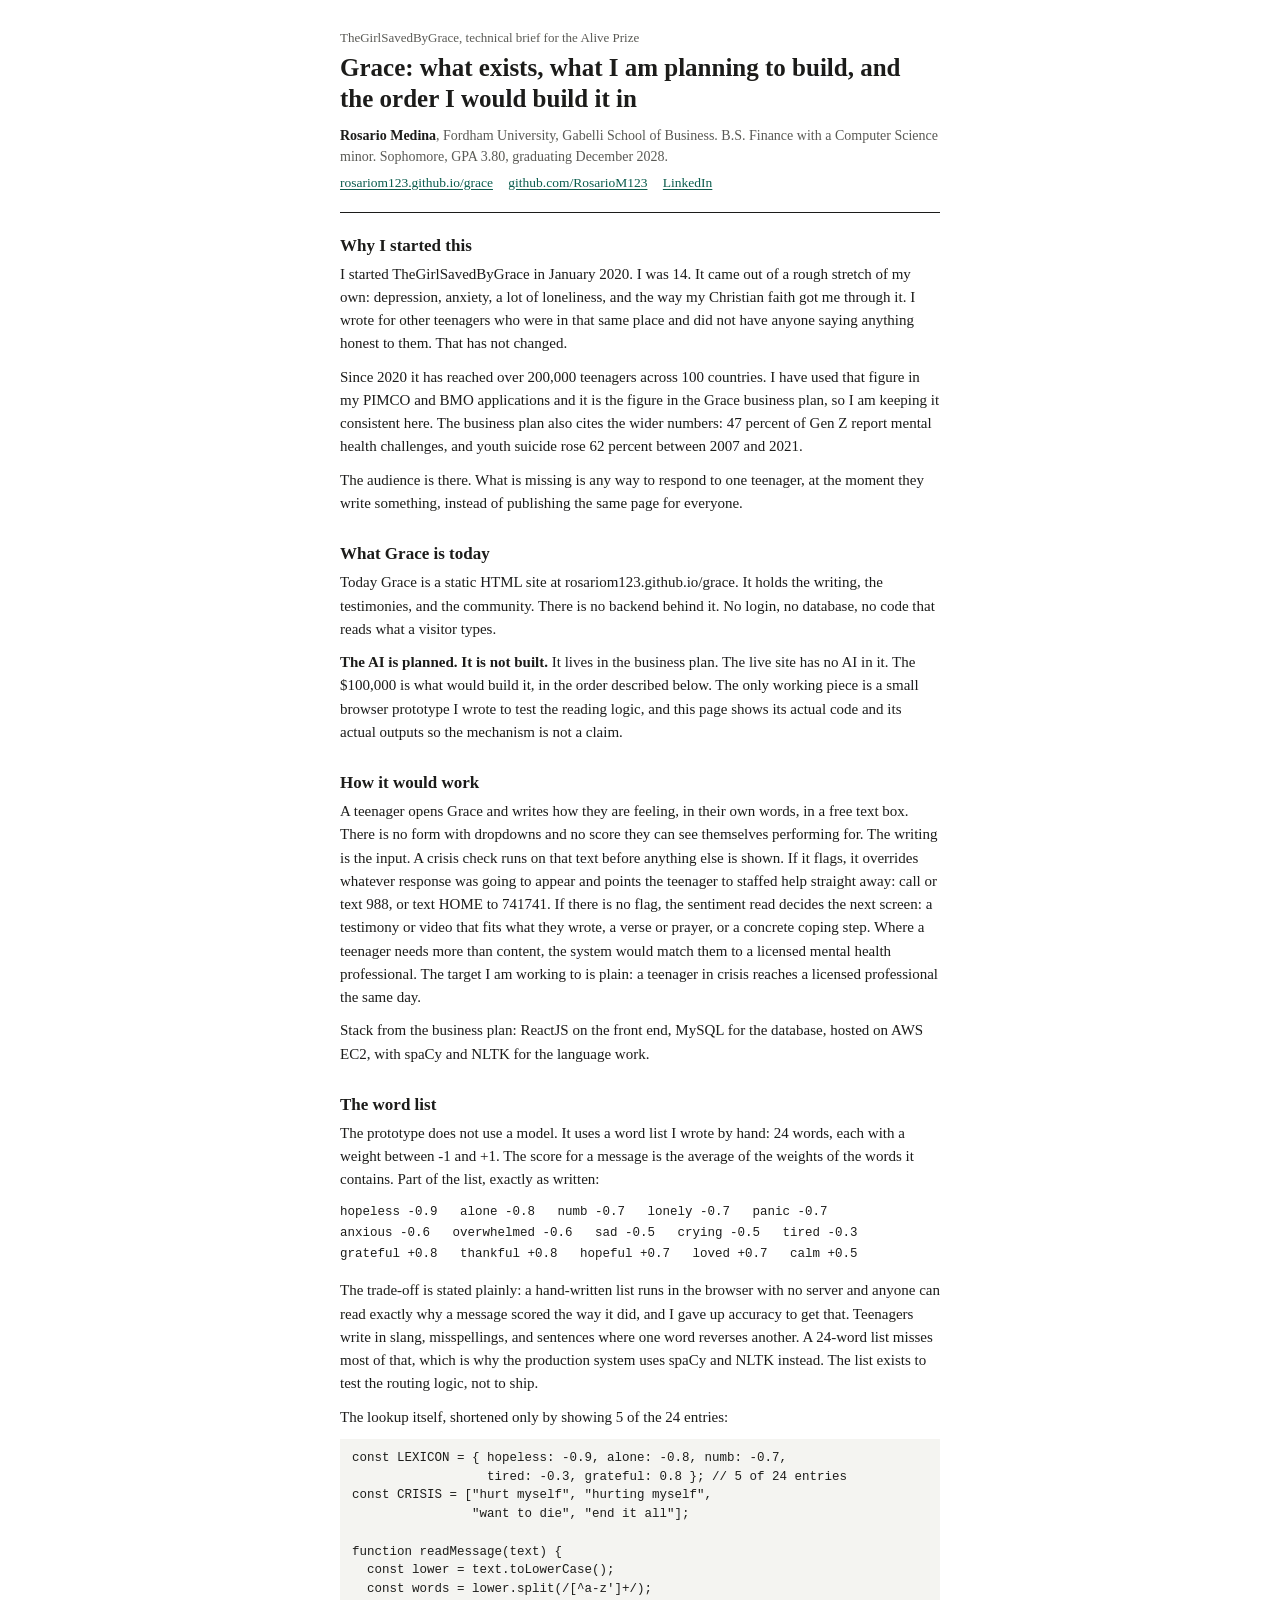
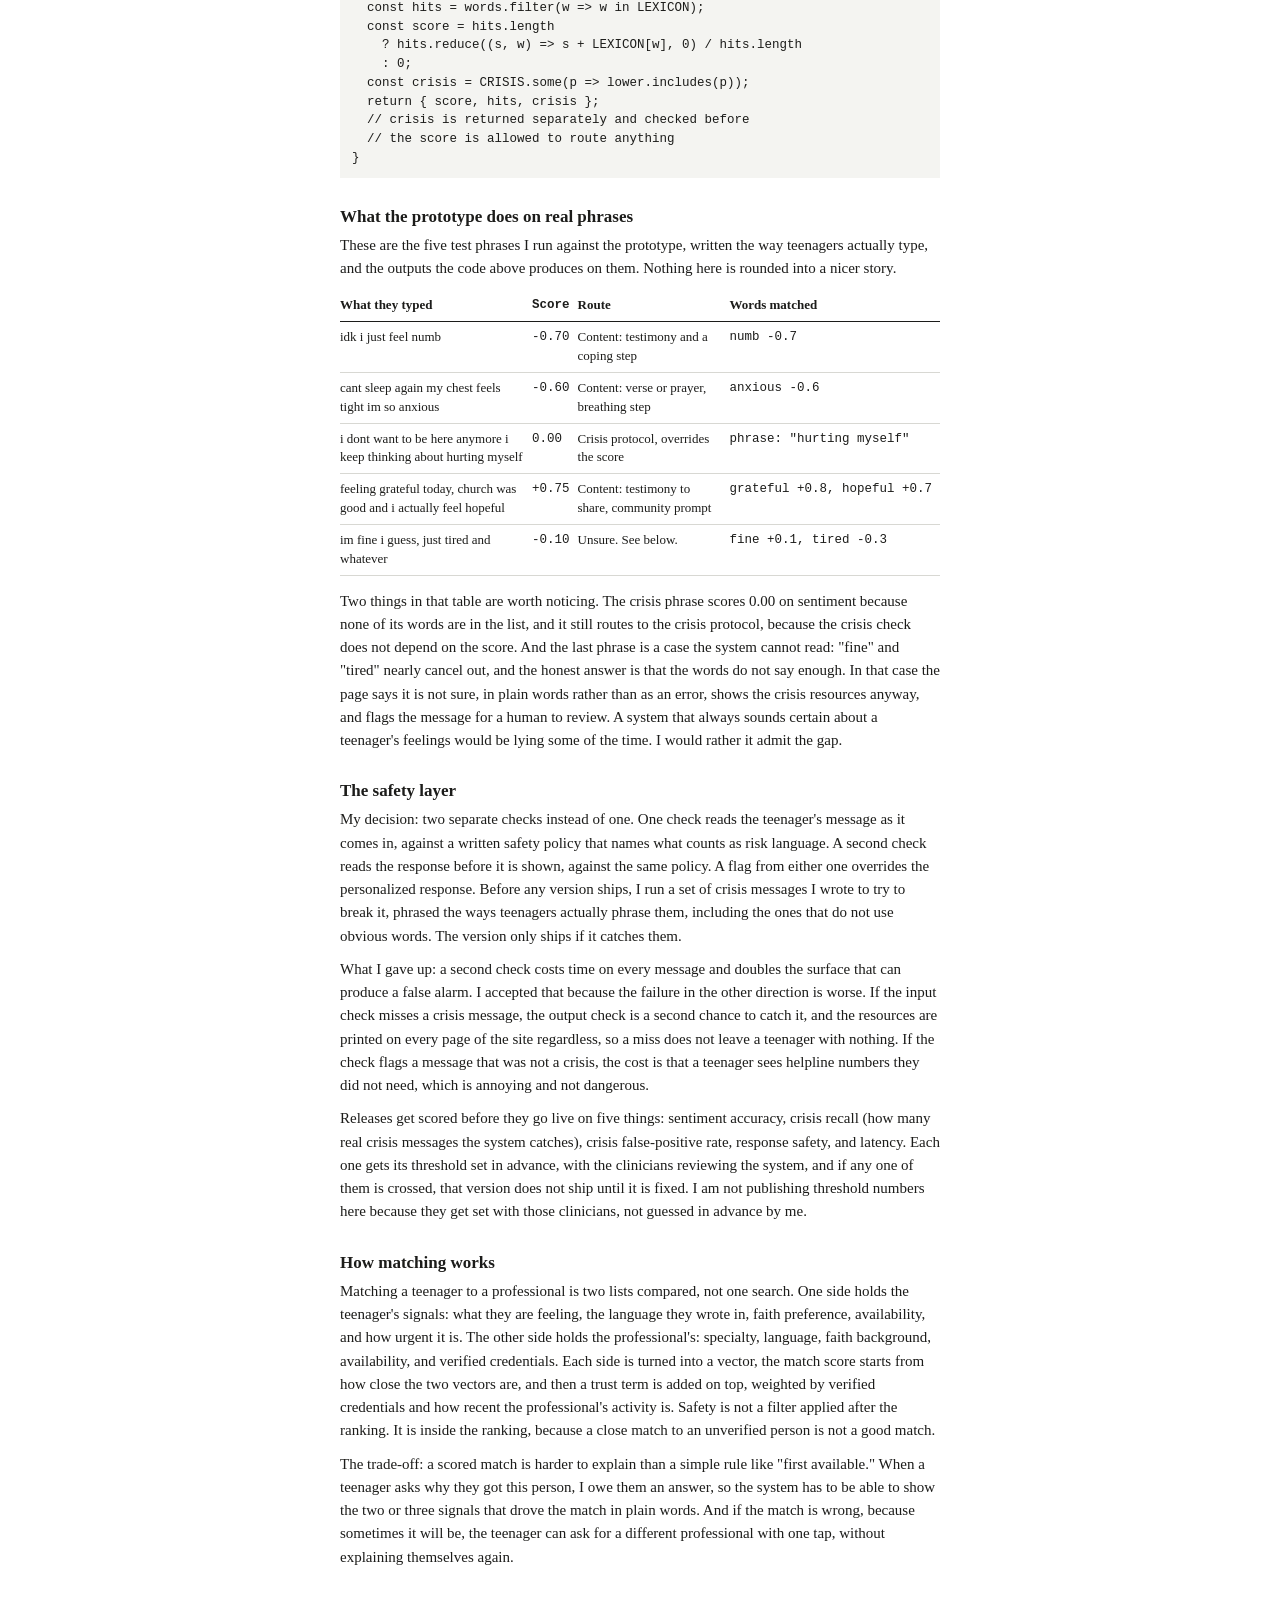
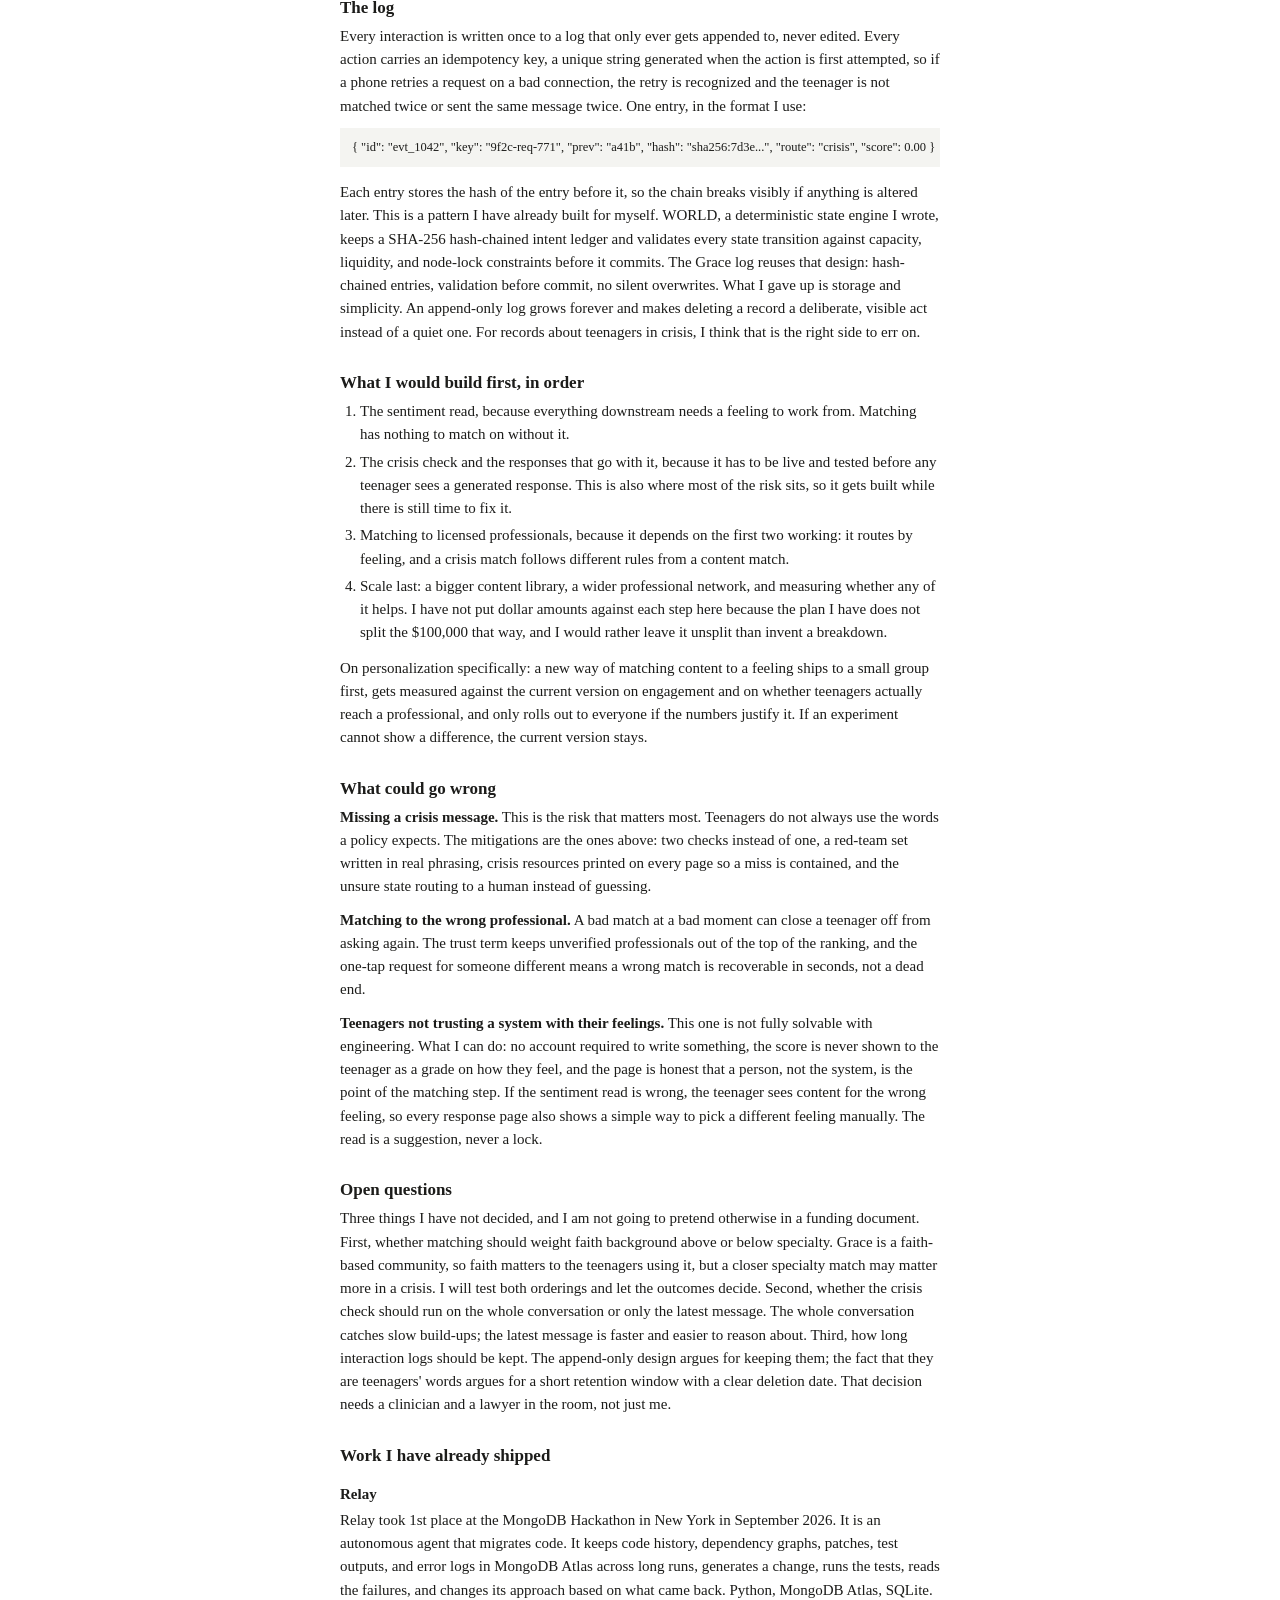
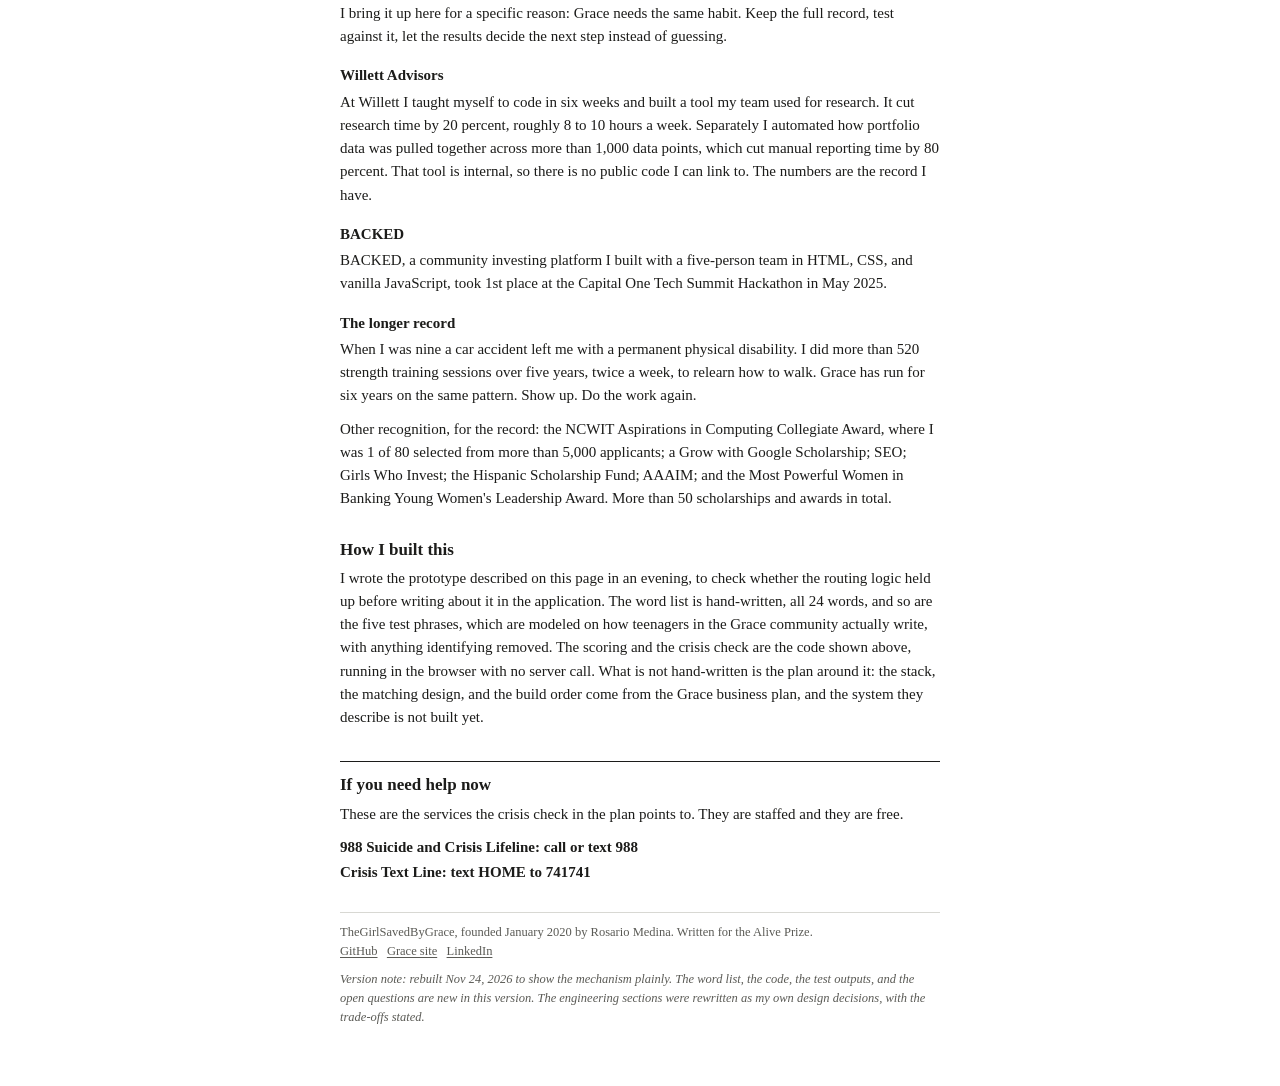
<file: grace-ai-technical-brief.html>
<!doctype html>
<html lang="en">
<head>
<meta charset="utf-8" />
<meta name="viewport" content="width=device-width, initial-scale=1, viewport-fit=cover" />
<meta name="color-scheme" content="light dark" />
<link rel="icon" href="data:," />
<title>Grace AI technical brief</title>
<style>
  :root{
    --bg:#ffffff;
    --ink:#1c1c1a;
    --muted:#5a5a55;
    --line:#d8d8d3;
    --link:#0b5c4d;
    --code-bg:#f4f4f1;
  }
  @media (prefers-color-scheme: dark){
    :root{
      --bg:#161716;
      --ink:#e9e9e4;
      --muted:#a3a8a4;
      --line:#343734;
      --link:#5ec9b2;
      --code-bg:#1e201e;
    }
  }
  *{box-sizing:border-box}
  html{-webkit-text-size-adjust:100%}
  body{
    margin:0;
    background:var(--bg);
    color:var(--ink);
    font-family: Georgia, "Iowan Old Style", "Times New Roman", serif;
    font-size:15px;
    line-height:1.55;
  }
  a{color:var(--link); text-underline-offset:2px}
  .page{max-width:640px; margin:0 auto; padding:28px 20px 48px}

  .doclabel{font-size:13px; color:var(--muted); margin:0 0 4px}
  h1{
    font-size:25px;
    line-height:1.25;
    font-weight:700;
    margin:0 0 10px;
  }
  .byline{font-size:14px; color:var(--muted); margin:0 0 2px; line-height:1.5}
  .byline strong{color:var(--ink)}
  .contact{font-size:13.5px; margin:6px 0 0}
  .contact a{margin-right:12px; white-space:nowrap}
  hr.top{border:0; border-top:1px solid var(--ink); margin:18px 0 0}

  h2{
    font-size:17px;
    font-weight:700;
    line-height:1.3;
    margin:28px 0 6px;
  }
  h2:first-of-type{margin-top:22px}
  h3{font-size:15px; font-weight:700; margin:16px 0 3px}
  p{margin:0 0 10px}
  ul, ol{margin:4px 0 12px; padding-left:20px}
  li{margin-bottom:4px}
  li:last-child{margin-bottom:0}

  code, pre, .mono{
    font-family: ui-monospace, "SF Mono", Menlo, Consolas, monospace;
  }
  pre{
    background:var(--code-bg);
    font-size:12.5px;
    line-height:1.5;
    padding:10px 12px;
    margin:10px 0 14px;
    overflow-x:auto;
    white-space:pre;
  }
  .logline{
    background:var(--code-bg);
    font-size:12.5px;
    line-height:1.55;
    padding:10px 12px;
    margin:10px 0 14px;
    overflow-x:auto;
    white-space:pre;
  }
  .words{
    font-family: ui-monospace, "SF Mono", Menlo, Consolas, monospace;
    font-size:12.5px;
    line-height:1.7;
    margin:8px 0 14px;
  }

  table.results{
    width:100%;
    border-collapse:collapse;
    font-size:13px;
    line-height:1.45;
    margin:10px 0 14px;
  }
  table.results th, table.results td{
    text-align:left;
    vertical-align:top;
    padding:6px 8px 6px 0;
    border-bottom:1px solid var(--line);
  }
  table.results thead th{font-weight:700; border-bottom:1px solid var(--ink)}
  table.results td.num, table.results th.num{font-family: ui-monospace, Menlo, Consolas, monospace; font-size:12.5px; white-space:nowrap}
  @media (max-width:560px){
    table.results, table.results thead, table.results tbody, table.results tr, table.results th, table.results td{display:block; width:100%}
    table.results thead{display:none}
    table.results td{border-bottom:0; padding:1px 0}
    table.results tr{border-bottom:1px solid var(--line); padding:6px 0}
  }

  .help{
    border-top:1px solid var(--ink);
    margin-top:32px;
    padding-top:12px;
  }
  .help h2{margin-top:0}
  .help .nums{font-size:15px; font-weight:700; line-height:1.5}
  .help .nums span{display:block; margin-bottom:3px}

  footer{
    margin-top:28px;
    padding-top:10px;
    border-top:1px solid var(--line);
    font-size:12.5px;
    color:var(--muted);
    line-height:1.55;
  }
  footer a{color:var(--muted)}
  .version{margin-top:8px; font-style:italic}

  @media print{
    .page{padding:0; max-width:none}
    body{font-size:11.5pt}
    a{color:var(--ink); text-decoration:none}
    pre, .logline{background:none; border:1px solid var(--line)}
  }
</style>
</head>
<body>
<main class="page">

  <p class="doclabel">TheGirlSavedByGrace, technical brief for the Alive Prize</p>
  <h1>Grace: what exists, what I am planning to build, and the order I would build it in</h1>

  <p class="byline"><strong>Rosario Medina</strong>, Fordham University, Gabelli School of Business. B.S. Finance with a Computer Science minor. Sophomore, GPA 3.80, graduating December 2028.</p>
  <p class="contact">
    <a href="https://rosariom123.github.io/grace" target="_blank" rel="noopener">rosariom123.github.io/grace</a>
    <a href="https://github.com/RosarioM123" target="_blank" rel="noopener">github.com/RosarioM123</a>
    <a href="https://www.linkedin.com/in/rosariom123" target="_blank" rel="noopener">LinkedIn</a>
  </p>

  <hr class="top">

  <h2>Why I started this</h2>
  <p>I started TheGirlSavedByGrace in January 2020. I was 14. It came out of a rough stretch of my own: depression, anxiety, a lot of loneliness, and the way my Christian faith got me through it. I wrote for other teenagers who were in that same place and did not have anyone saying anything honest to them. That has not changed.</p>
  <p>Since 2020 it has reached over 200,000 teenagers across 100 countries. I have used that figure in my PIMCO and BMO applications and it is the figure in the Grace business plan, so I am keeping it consistent here. The business plan also cites the wider numbers: 47 percent of Gen Z report mental health challenges, and youth suicide rose 62 percent between 2007 and 2021.</p>
  <p>The audience is there. What is missing is any way to respond to one teenager, at the moment they write something, instead of publishing the same page for everyone.</p>

  <h2>What Grace is today</h2>
  <p>Today Grace is a static HTML site at rosariom123.github.io/grace. It holds the writing, the testimonies, and the community. There is no backend behind it. No login, no database, no code that reads what a visitor types.</p>
  <p><strong>The AI is planned. It is not built.</strong> It lives in the business plan. The live site has no AI in it. The $100,000 is what would build it, in the order described below. The only working piece is a small browser prototype I wrote to test the reading logic, and this page shows its actual code and its actual outputs so the mechanism is not a claim.</p>

  <h2>How it would work</h2>
  <p>A teenager opens Grace and writes how they are feeling, in their own words, in a free text box. There is no form with dropdowns and no score they can see themselves performing for. The writing is the input. A crisis check runs on that text before anything else is shown. If it flags, it overrides whatever response was going to appear and points the teenager to staffed help straight away: call or text 988, or text HOME to 741741. If there is no flag, the sentiment read decides the next screen: a testimony or video that fits what they wrote, a verse or prayer, or a concrete coping step. Where a teenager needs more than content, the system would match them to a licensed mental health professional. The target I am working to is plain: a teenager in crisis reaches a licensed professional the same day.</p>
  <p>Stack from the business plan: ReactJS on the front end, MySQL for the database, hosted on AWS EC2, with spaCy and NLTK for the language work.</p>

  <h2>The word list</h2>
  <p>The prototype does not use a model. It uses a word list I wrote by hand: 24 words, each with a weight between -1 and +1. The score for a message is the average of the weights of the words it contains. Part of the list, exactly as written:</p>
  <p class="words">hopeless -0.9 &nbsp; alone -0.8 &nbsp; numb -0.7 &nbsp; lonely -0.7 &nbsp; panic -0.7<br>
  anxious -0.6 &nbsp; overwhelmed -0.6 &nbsp; sad -0.5 &nbsp; crying -0.5 &nbsp; tired -0.3<br>
  grateful +0.8 &nbsp; thankful +0.8 &nbsp; hopeful +0.7 &nbsp; loved +0.7 &nbsp; calm +0.5</p>
  <p>The trade-off is stated plainly: a hand-written list runs in the browser with no server and anyone can read exactly why a message scored the way it did, and I gave up accuracy to get that. Teenagers write in slang, misspellings, and sentences where one word reverses another. A 24-word list misses most of that, which is why the production system uses spaCy and NLTK instead. The list exists to test the routing logic, not to ship.</p>
  <p>The lookup itself, shortened only by showing 5 of the 24 entries:</p>
<pre>const LEXICON = { hopeless: -0.9, alone: -0.8, numb: -0.7,
                  tired: -0.3, grateful: 0.8 }; // 5 of 24 entries
const CRISIS = ["hurt myself", "hurting myself",
                "want to die", "end it all"];

function readMessage(text) {
  const lower = text.toLowerCase();
  const words = lower.split(/[^a-z']+/);
  const hits = words.filter(w =&gt; w in LEXICON);
  const score = hits.length
    ? hits.reduce((s, w) =&gt; s + LEXICON[w], 0) / hits.length
    : 0;
  const crisis = CRISIS.some(p =&gt; lower.includes(p));
  return { score, hits, crisis };
  // crisis is returned separately and checked before
  // the score is allowed to route anything
}</pre>

  <h2>What the prototype does on real phrases</h2>
  <p>These are the five test phrases I run against the prototype, written the way teenagers actually type, and the outputs the code above produces on them. Nothing here is rounded into a nicer story.</p>
  <table class="results">
    <thead>
      <tr><th scope="col">What they typed</th><th scope="col" class="num">Score</th><th scope="col">Route</th><th scope="col">Words matched</th></tr>
    </thead>
    <tbody>
      <tr>
        <td>idk i just feel numb</td>
        <td class="num">-0.70</td>
        <td>Content: testimony and a coping step</td>
        <td class="num">numb -0.7</td>
      </tr>
      <tr>
        <td>cant sleep again my chest feels tight im so anxious</td>
        <td class="num">-0.60</td>
        <td>Content: verse or prayer, breathing step</td>
        <td class="num">anxious -0.6</td>
      </tr>
      <tr>
        <td>i dont want to be here anymore i keep thinking about hurting myself</td>
        <td class="num">0.00</td>
        <td>Crisis protocol, overrides the score</td>
        <td class="num">phrase: "hurting myself"</td>
      </tr>
      <tr>
        <td>feeling grateful today, church was good and i actually feel hopeful</td>
        <td class="num">+0.75</td>
        <td>Content: testimony to share, community prompt</td>
        <td class="num">grateful +0.8, hopeful +0.7</td>
      </tr>
      <tr>
        <td>im fine i guess, just tired and whatever</td>
        <td class="num">-0.10</td>
        <td>Unsure. See below.</td>
        <td class="num">fine +0.1, tired -0.3</td>
      </tr>
    </tbody>
  </table>
  <p>Two things in that table are worth noticing. The crisis phrase scores 0.00 on sentiment because none of its words are in the list, and it still routes to the crisis protocol, because the crisis check does not depend on the score. And the last phrase is a case the system cannot read: "fine" and "tired" nearly cancel out, and the honest answer is that the words do not say enough. In that case the page says it is not sure, in plain words rather than as an error, shows the crisis resources anyway, and flags the message for a human to review. A system that always sounds certain about a teenager's feelings would be lying some of the time. I would rather it admit the gap.</p>

  <h2>The safety layer</h2>
  <p>My decision: two separate checks instead of one. One check reads the teenager's message as it comes in, against a written safety policy that names what counts as risk language. A second check reads the response before it is shown, against the same policy. A flag from either one overrides the personalized response. Before any version ships, I run a set of crisis messages I wrote to try to break it, phrased the ways teenagers actually phrase them, including the ones that do not use obvious words. The version only ships if it catches them.</p>
  <p>What I gave up: a second check costs time on every message and doubles the surface that can produce a false alarm. I accepted that because the failure in the other direction is worse. If the input check misses a crisis message, the output check is a second chance to catch it, and the resources are printed on every page of the site regardless, so a miss does not leave a teenager with nothing. If the check flags a message that was not a crisis, the cost is that a teenager sees helpline numbers they did not need, which is annoying and not dangerous.</p>
  <p>Releases get scored before they go live on five things: sentiment accuracy, crisis recall (how many real crisis messages the system catches), crisis false-positive rate, response safety, and latency. Each one gets its threshold set in advance, with the clinicians reviewing the system, and if any one of them is crossed, that version does not ship until it is fixed. I am not publishing threshold numbers here because they get set with those clinicians, not guessed in advance by me.</p>

  <h2>How matching works</h2>
  <p>Matching a teenager to a professional is two lists compared, not one search. One side holds the teenager's signals: what they are feeling, the language they wrote in, faith preference, availability, and how urgent it is. The other side holds the professional's: specialty, language, faith background, availability, and verified credentials. Each side is turned into a vector, the match score starts from how close the two vectors are, and then a trust term is added on top, weighted by verified credentials and how recent the professional's activity is. Safety is not a filter applied after the ranking. It is inside the ranking, because a close match to an unverified person is not a good match.</p>
  <p>The trade-off: a scored match is harder to explain than a simple rule like "first available." When a teenager asks why they got this person, I owe them an answer, so the system has to be able to show the two or three signals that drove the match in plain words. And if the match is wrong, because sometimes it will be, the teenager can ask for a different professional with one tap, without explaining themselves again.</p>

  <h2>The log</h2>
  <p>Every interaction is written once to a log that only ever gets appended to, never edited. Every action carries an idempotency key, a unique string generated when the action is first attempted, so if a phone retries a request on a bad connection, the retry is recognized and the teenager is not matched twice or sent the same message twice. One entry, in the format I use:</p>
  <p class="logline">{ "id": "evt_1042", "key": "9f2c-req-771", "prev": "a41b", "hash": "sha256:7d3e...", "route": "crisis", "score": 0.00 }</p>
  <p>Each entry stores the hash of the entry before it, so the chain breaks visibly if anything is altered later. This is a pattern I have already built for myself. WORLD, a deterministic state engine I wrote, keeps a SHA-256 hash-chained intent ledger and validates every state transition against capacity, liquidity, and node-lock constraints before it commits. The Grace log reuses that design: hash-chained entries, validation before commit, no silent overwrites. What I gave up is storage and simplicity. An append-only log grows forever and makes deleting a record a deliberate, visible act instead of a quiet one. For records about teenagers in crisis, I think that is the right side to err on.</p>

  <h2>What I would build first, in order</h2>
  <ol>
    <li>The sentiment read, because everything downstream needs a feeling to work from. Matching has nothing to match on without it.</li>
    <li>The crisis check and the responses that go with it, because it has to be live and tested before any teenager sees a generated response. This is also where most of the risk sits, so it gets built while there is still time to fix it.</li>
    <li>Matching to licensed professionals, because it depends on the first two working: it routes by feeling, and a crisis match follows different rules from a content match.</li>
    <li>Scale last: a bigger content library, a wider professional network, and measuring whether any of it helps. I have not put dollar amounts against each step here because the plan I have does not split the $100,000 that way, and I would rather leave it unsplit than invent a breakdown.</li>
  </ol>
  <p>On personalization specifically: a new way of matching content to a feeling ships to a small group first, gets measured against the current version on engagement and on whether teenagers actually reach a professional, and only rolls out to everyone if the numbers justify it. If an experiment cannot show a difference, the current version stays.</p>

  <h2>What could go wrong</h2>
  <p><strong>Missing a crisis message.</strong> This is the risk that matters most. Teenagers do not always use the words a policy expects. The mitigations are the ones above: two checks instead of one, a red-team set written in real phrasing, crisis resources printed on every page so a miss is contained, and the unsure state routing to a human instead of guessing.</p>
  <p><strong>Matching to the wrong professional.</strong> A bad match at a bad moment can close a teenager off from asking again. The trust term keeps unverified professionals out of the top of the ranking, and the one-tap request for someone different means a wrong match is recoverable in seconds, not a dead end.</p>
  <p><strong>Teenagers not trusting a system with their feelings.</strong> This one is not fully solvable with engineering. What I can do: no account required to write something, the score is never shown to the teenager as a grade on how they feel, and the page is honest that a person, not the system, is the point of the matching step. If the sentiment read is wrong, the teenager sees content for the wrong feeling, so every response page also shows a simple way to pick a different feeling manually. The read is a suggestion, never a lock.</p>

  <h2>Open questions</h2>
  <p>Three things I have not decided, and I am not going to pretend otherwise in a funding document. First, whether matching should weight faith background above or below specialty. Grace is a faith-based community, so faith matters to the teenagers using it, but a closer specialty match may matter more in a crisis. I will test both orderings and let the outcomes decide. Second, whether the crisis check should run on the whole conversation or only the latest message. The whole conversation catches slow build-ups; the latest message is faster and easier to reason about. Third, how long interaction logs should be kept. The append-only design argues for keeping them; the fact that they are teenagers' words argues for a short retention window with a clear deletion date. That decision needs a clinician and a lawyer in the room, not just me.</p>

  <h2>Work I have already shipped</h2>
  <h3>Relay</h3>
  <p>Relay took 1st place at the MongoDB Hackathon in New York in September 2026. It is an autonomous agent that migrates code. It keeps code history, dependency graphs, patches, test outputs, and error logs in MongoDB Atlas across long runs, generates a change, runs the tests, reads the failures, and changes its approach based on what came back. Python, MongoDB Atlas, SQLite. I bring it up here for a specific reason: Grace needs the same habit. Keep the full record, test against it, let the results decide the next step instead of guessing.</p>
  <h3>Willett Advisors</h3>
  <p>At Willett I taught myself to code in six weeks and built a tool my team used for research. It cut research time by 20 percent, roughly 8 to 10 hours a week. Separately I automated how portfolio data was pulled together across more than 1,000 data points, which cut manual reporting time by 80 percent. That tool is internal, so there is no public code I can link to. The numbers are the record I have.</p>
  <h3>BACKED</h3>
  <p>BACKED, a community investing platform I built with a five-person team in HTML, CSS, and vanilla JavaScript, took 1st place at the Capital One Tech Summit Hackathon in May 2025.</p>
  <h3>The longer record</h3>
  <p>When I was nine a car accident left me with a permanent physical disability. I did more than 520 strength training sessions over five years, twice a week, to relearn how to walk. Grace has run for six years on the same pattern. Show up. Do the work again.</p>
  <p>Other recognition, for the record: the NCWIT Aspirations in Computing Collegiate Award, where I was 1 of 80 selected from more than 5,000 applicants; a Grow with Google Scholarship; SEO; Girls Who Invest; the Hispanic Scholarship Fund; AAAIM; and the Most Powerful Women in Banking Young Women's Leadership Award. More than 50 scholarships and awards in total.</p>

  <h2>How I built this</h2>
  <p>I wrote the prototype described on this page in an evening, to check whether the routing logic held up before writing about it in the application. The word list is hand-written, all 24 words, and so are the five test phrases, which are modeled on how teenagers in the Grace community actually write, with anything identifying removed. The scoring and the crisis check are the code shown above, running in the browser with no server call. What is not hand-written is the plan around it: the stack, the matching design, and the build order come from the Grace business plan, and the system they describe is not built yet.</p>

  <div class="help">
    <h2>If you need help now</h2>
    <p>These are the services the crisis check in the plan points to. They are staffed and they are free.</p>
    <p class="nums">
      <span>988 Suicide and Crisis Lifeline: call or text 988</span>
      <span>Crisis Text Line: text HOME to 741741</span>
    </p>
  </div>

  <footer>
    TheGirlSavedByGrace, founded January 2020 by Rosario Medina. Written for the Alive Prize.
    <br>
    <a href="https://github.com/RosarioM123" target="_blank" rel="noopener">GitHub</a> &nbsp; <a href="https://rosariom123.github.io/grace" target="_blank" rel="noopener">Grace site</a> &nbsp; <a href="https://www.linkedin.com/in/rosariom123" target="_blank" rel="noopener">LinkedIn</a>
    <p class="version">Version note: rebuilt Nov 24, 2026 to show the mechanism plainly. The word list, the code, the test outputs, and the open questions are new in this version. The engineering sections were rewritten as my own design decisions, with the trade-offs stated.</p>
  </footer>

</main>
</body>
</html>
</file>
